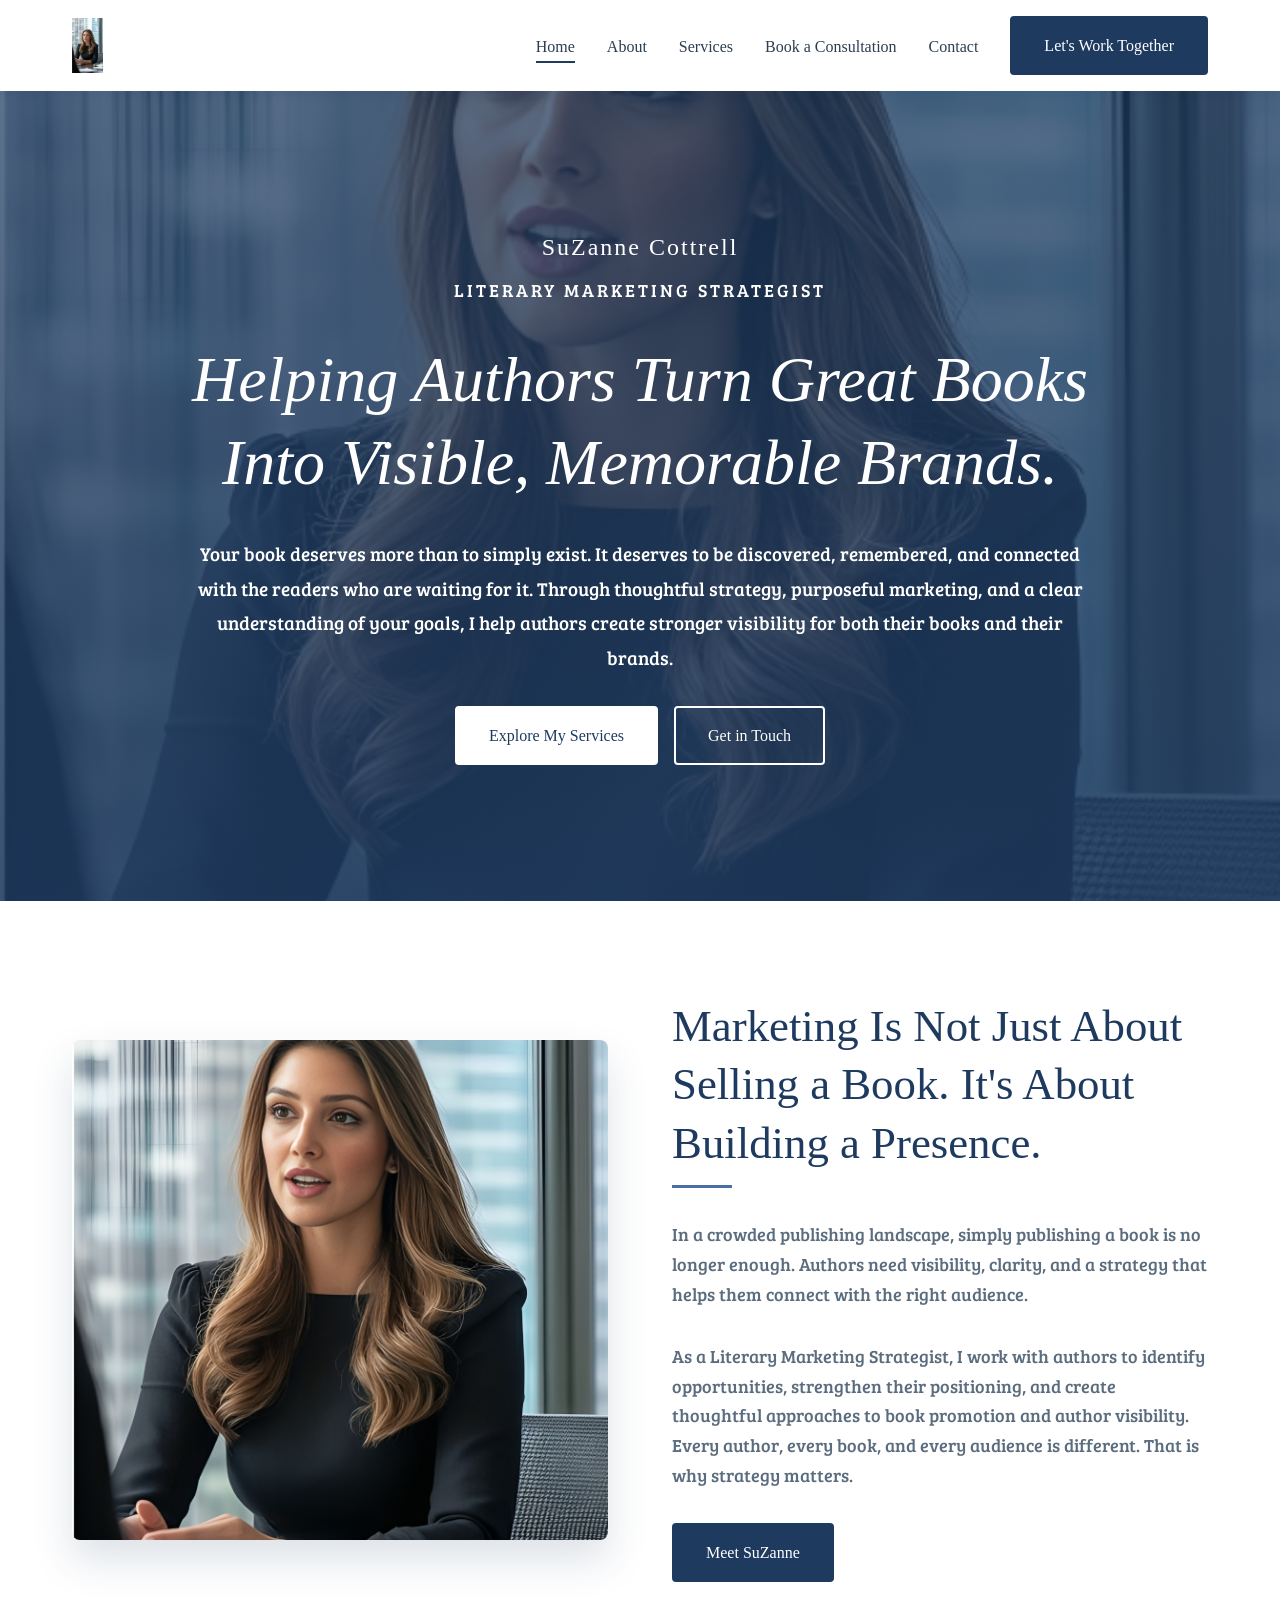
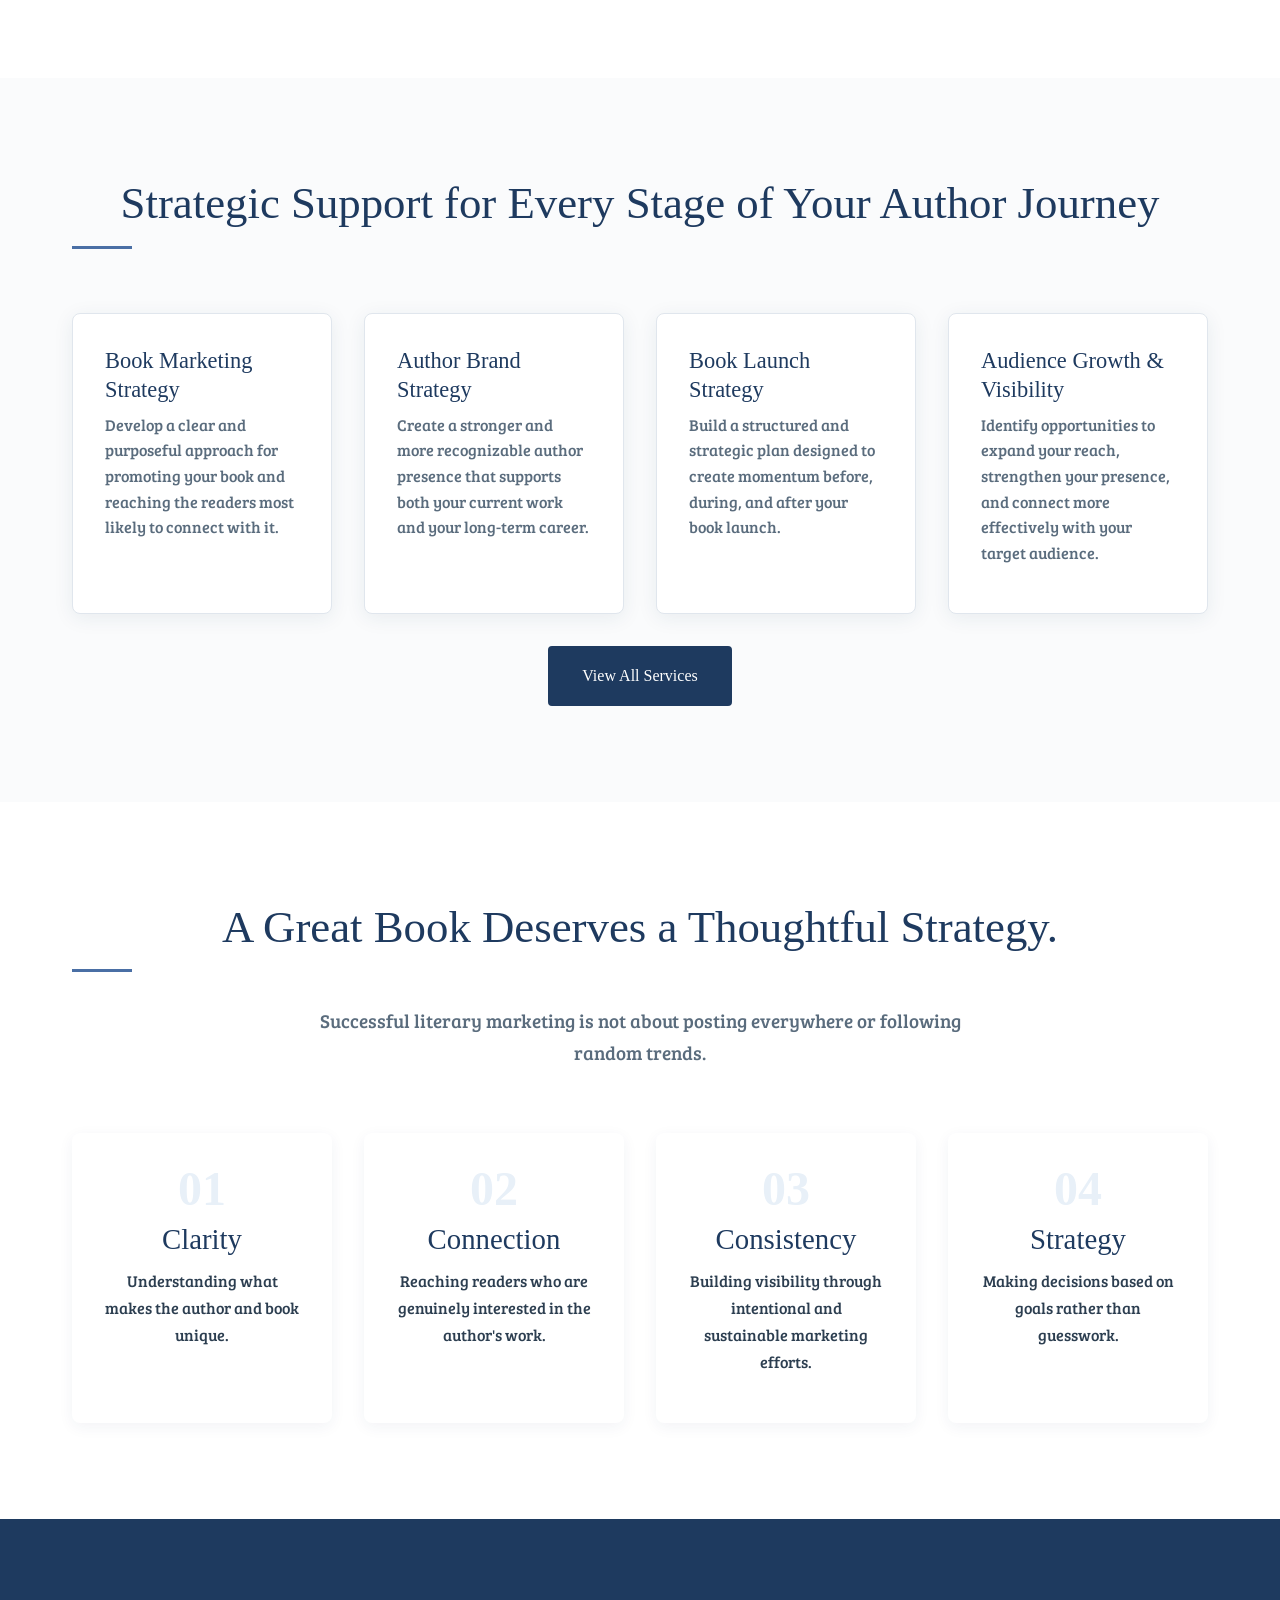
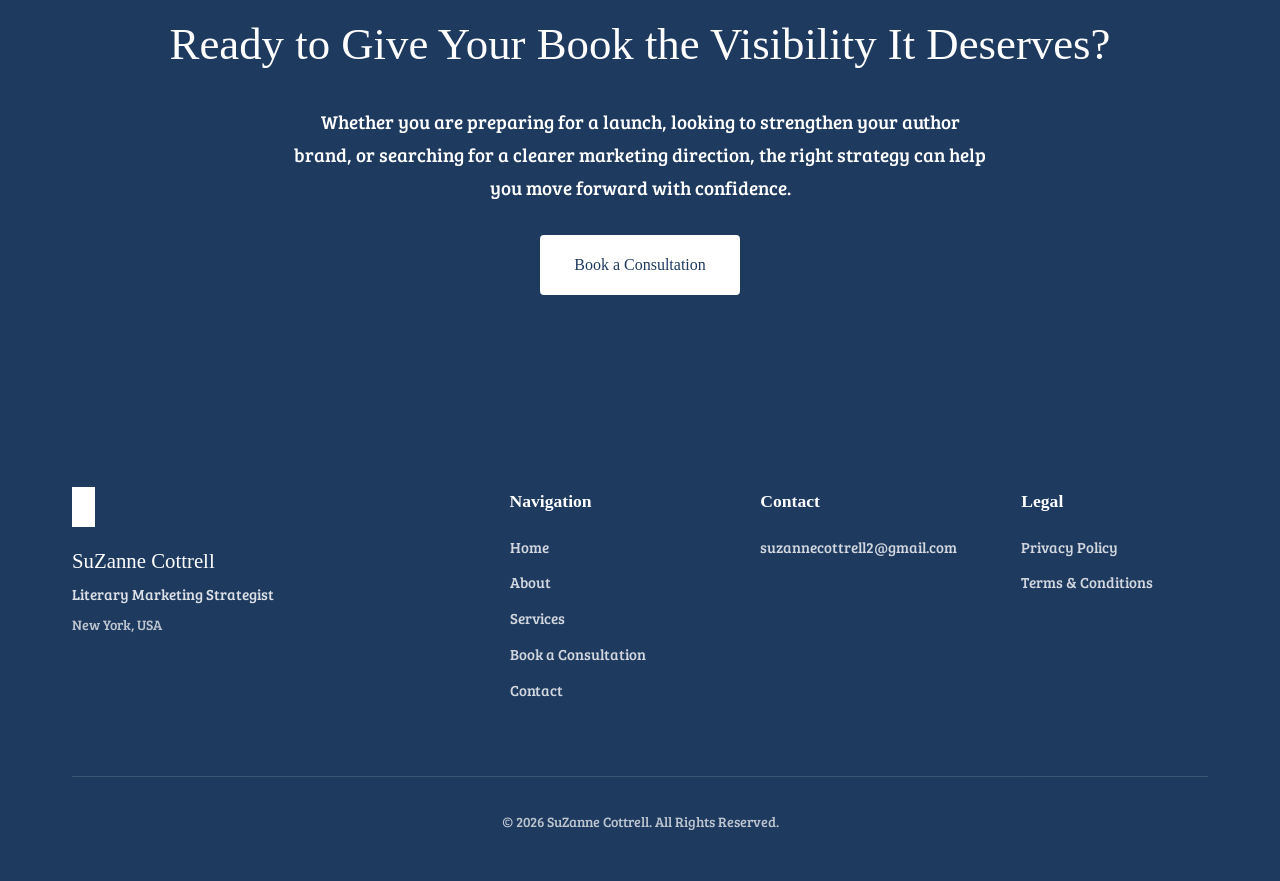
<file: index.html>
<!DOCTYPE html>
<html lang="en">
<head>
<meta charset="UTF-8">
<meta name="viewport" content="width=device-width, initial-scale=1.0">
<meta name="description" content="SuZanne Cottrell is a Literary Marketing Strategist helping authors turn great books into visible, memorable brands.">
<title>SuZanne Cottrell | Literary Marketing Strategist for Authors</title>
<link href="https://fonts.googleapis.com/css2?family=Bree+Serif&display=swap" rel="stylesheet">
<style>
:root {
--primary-blue: #1e3a5f;
--secondary-blue: #4a6fa5;
--light-blue: #e8f0f8;
--white: #ffffff;
--off-white: #fafbfc;
--text-dark: #2c3e50;
--text-light: #5a6c7d;
--border-color: #e0e6ed;
--font-heading: Georgia, 'Times New Roman', serif;
--font-body: 'Bree Serif', Georgia, serif;
--space-xs: 0.5rem;
--space-sm: 1rem;
--space-md: 2rem;
--space-lg: 4rem;
--space-xl: 6rem;
--radius-sm: 4px;
--radius-md: 8px;
}
* { margin: 0; padding: 0; box-sizing: border-box; }
html { scroll-behavior: smooth; }
body { font-family: var(--font-body); color: var(--text-dark); line-height: 1.7; background: var(--white); overflow-x: hidden; }
h1, h2, h3 { font-family: var(--font-heading); font-weight: 400; color: var(--primary-blue); margin-bottom: var(--space-sm); line-height: 1.3; }
h1 { font-size: clamp(2.5rem, 5vw, 4rem); }
h2 { font-size: clamp(1.8rem, 4vw, 2.8rem); }
h3 { font-size: clamp(1.3rem, 3vw, 1.8rem); }
p { margin-bottom: var(--space-sm); }
a { color: var(--secondary-blue); text-decoration: none; transition: 0.2s ease; }
a:hover { color: var(--primary-blue); }
img { max-width: 100%; height: auto; display: block; }
.container { max-width: 1200px; margin: 0 auto; padding: 0 var(--space-md); }
.section { padding: var(--space-xl) 0; }
.bg-light { background: var(--off-white); }
.bg-primary { background: var(--primary-blue); color: var(--white); }
.bg-primary h2 { color: var(--white); }
.text-center { text-align: center; }
.mt-4 { margin-top: var(--space-md); }
.site-header { position: sticky; top: 0; z-index: 1000; background: var(--white); box-shadow: 0 2px 10px rgba(30,58,95,0.1); }
.main-nav { padding: var(--space-sm) 0; }
.nav-container { max-width: 1200px; margin: 0 auto; padding: 0 var(--space-md); display: flex; justify-content: space-between; align-items: center; }
.logo-img { height: 55px; width: auto; max-width: 220px; object-fit: contain; }
.nav-menu { display: flex; align-items: center; gap: var(--space-md); }
.nav-links { display: flex; list-style: none; gap: var(--space-md); }
.nav-link { font-family: var(--font-heading); color: var(--text-dark); position: relative; padding: 0.5rem 0; font-size: 1rem; }
.nav-link::after { content: ''; position: absolute; bottom: 0; left: 0; width: 0; height: 2px; background: var(--primary-blue); transition: 0.4s ease; }
.nav-link:hover::after, .nav-link.active::after { width: 100%; }
.nav-link:hover { color: var(--primary-blue); }
.mobile-menu-toggle { display: none; flex-direction: column; background: none; border: none; cursor: pointer; padding: 0.5rem; z-index: 1001; }
.hamburger-line { width: 25px; height: 2px; background: var(--primary-blue); margin: 3px 0; transition: 0.2s ease; display: block; }
.btn { display: inline-block; padding: 0.875rem 2rem; font-family: var(--font-heading); border: 2px solid transparent; border-radius: var(--radius-sm); cursor: pointer; transition: 0.4s ease; text-decoration: none; font-size: 1rem; }
.btn-primary { background: var(--primary-blue); color: var(--white); border-color: var(--primary-blue); }
.btn-primary:hover { background: var(--secondary-blue); border-color: var(--secondary-blue); color: var(--white); transform: translateY(-2px); box-shadow: 0 4px 12px rgba(30,58,95,0.3); }
.btn-white { background: var(--white); color: var(--primary-blue); border-color: var(--white); }
.btn-white:hover { background: transparent; color: var(--white); transform: translateY(-2px); }
.btn-outline-white { background: transparent; color: var(--white); border-color: var(--white); }
.btn-outline-white:hover { background: var(--white); color: var(--primary-blue); transform: translateY(-2px); }
.hero { min-height: 90vh; background-size: cover; background-position: center; background-repeat: no-repeat; display: flex; align-items: center; justify-content: center; text-align: center; color: var(--white); padding: var(--space-lg) var(--space-md); }
.hero-content { max-width: 900px; }
.hero-name { font-family: var(--font-heading); font-size: 1.5rem; letter-spacing: 2px; margin-bottom: var(--space-xs); opacity: 0.9; }
.hero-title { font-size: 1.1rem; letter-spacing: 3px; text-transform: uppercase; margin-bottom: var(--space-md); opacity: 0.8; }
.hero-headline { color: var(--white); margin-bottom: var(--space-md); font-style: italic; line-height: 1.3; }
.hero-text { font-size: 1.2rem; line-height: 1.8; margin-bottom: var(--space-md); }
.hero-buttons { display: flex; gap: var(--space-sm); justify-content: center; flex-wrap: wrap; }
.two-column { display: grid; grid-template-columns: 1fr 1fr; gap: var(--space-lg); align-items: center; }
.image-wrapper { overflow: hidden; border-radius: var(--radius-md); box-shadow: 0 20px 40px rgba(30,58,95,0.15); }
.profile-image { width: 100%; height: 500px; object-fit: cover; transition: 0.6s ease; display: block; }
.image-wrapper:hover .profile-image { transform: scale(1.05); }
.section-heading { margin-bottom: var(--space-md); position: relative; padding-bottom: var(--space-sm); }
.section-heading::after { content: ''; position: absolute; bottom: 0; left: 0; width: 60px; height: 3px; background: var(--secondary-blue); }
.text-center .section-heading::after { left: 50%; transform: translateX(-50%); }
.section-text { font-size: 1.1rem; color: var(--text-light); margin-bottom: var(--space-md); }
.services-grid { display: grid; grid-template-columns: repeat(auto-fit, minmax(250px, 1fr)); gap: var(--space-md); margin-top: var(--space-lg); }
.service-card { background: var(--white); padding: var(--space-md); border-radius: var(--radius-md); box-shadow: 0 4px 20px rgba(30,58,95,0.08); transition: 0.4s ease; border: 1px solid var(--border-color); }
.service-card:hover { transform: translateY(-5px); box-shadow: 0 12px 30px rgba(30,58,95,0.15); border-color: var(--secondary-blue); }
.service-title { font-size: 1.4rem; margin-bottom: var(--space-xs); color: var(--primary-blue); font-family: var(--font-heading); }
.service-description { color: var(--text-light); line-height: 1.6; }
.principles-grid { display: grid; grid-template-columns: repeat(auto-fit, minmax(220px, 1fr)); gap: var(--space-md); margin-top: var(--space-lg); }
.principle-item { text-align: center; padding: var(--space-md); background: var(--white); border-radius: var(--radius-md); box-shadow: 0 4px 15px rgba(30,58,95,0.06); }
.principle-number { font-family: var(--font-heading); font-size: 3rem; color: var(--light-blue); font-weight: bold; line-height: 1; margin-bottom: var(--space-xs); }
.principle-title { color: var(--primary-blue); margin-bottom: var(--space-xs); font-family: var(--font-heading); }
.cta-section { padding: var(--space-xl) var(--space-md); }
.cta-heading { color: var(--white); margin-bottom: var(--space-md); }
.cta-text { font-size: 1.2rem; max-width: 700px; margin: 0 auto var(--space-md); opacity: 0.9; }
.site-footer { background: var(--primary-blue); color: var(--white); padding: var(--space-xl) 0 var(--space-md); }
.footer-content { display: grid; grid-template-columns: 2fr 1fr 1fr 1fr; gap: var(--space-lg); margin-bottom: var(--space-lg); }
.footer-logo { height: 40px; margin-bottom: var(--space-sm); filter: brightness(0) invert(1); }
.footer-name { font-family: var(--font-heading); font-size: 1.3rem; color: var(--white); margin-bottom: 0.25rem; }
.footer-title { opacity: 0.85; font-size: 0.95rem; margin-bottom: 0.25rem; }
.footer-location { opacity: 0.7; font-size: 0.9rem; }
.site-footer h4 { font-family: var(--font-heading); color: var(--white); margin-bottom: var(--space-sm); font-size: 1.1rem; }
.site-footer ul { list-style: none; }
.site-footer li { margin-bottom: 0.5rem; }
.site-footer a { color: rgba(255,255,255,0.8); font-size: 0.95rem; }
.site-footer a:hover { color: var(--white); }
.footer-bottom { text-align: center; padding-top: var(--space-md); border-top: 1px solid rgba(255,255,255,0.2); opacity: 0.7; font-size: 0.9rem; }
.fade-up { opacity: 0; transform: translateY(30px); transition: opacity 0.6s ease, transform 0.6s ease; }
.fade-up.visible { opacity: 1; transform: translateY(0); }
.section-subheading { font-size: 1.2rem; color: var(--text-light); max-width: 700px; margin: 0 auto var(--space-md); }
@media (max-width: 968px) {
.nav-menu { position: fixed; top: 0; right: -100%; width: 80%; max-width: 400px; height: 100vh; background: var(--white); flex-direction: column; padding: 100px var(--space-md) var(--space-md); transition: 0.4s ease; box-shadow: -5px 0 20px rgba(0,0,0,0.1); align-items: flex-start; gap: var(--space-md); overflow-y: auto; }
.nav-menu.active { right: 0; }
.nav-links { flex-direction: column; width: 100%; gap: var(--space-sm); }
.mobile-menu-toggle { display: flex; }
.two-column { grid-template-columns: 1fr; gap: var(--space-md); }
.footer-content { grid-template-columns: 1fr 1fr; gap: var(--space-md); }
}
@media (max-width: 640px) {
.services-grid, .principles-grid { grid-template-columns: 1fr; }
.footer-content { grid-template-columns: 1fr; text-align: center; }
.footer-logo { margin: 0 auto var(--space-sm); }
.hero-buttons { flex-direction: column; align-items: center; }
.btn { width: 100%; max-width: 300px; text-align: center; }
}
</style>
</head>
<body>

<header class="site-header">
<nav class="main-nav">
<div class="nav-container">
<a href="index.html">
<img src="suzanne.png" alt="SuZanne Cottrell Logo" class="logo-img">
</a>
<button class="mobile-menu-toggle" aria-label="Toggle menu" aria-expanded="false">
<span class="hamburger-line"></span>
<span class="hamburger-line"></span>
<span class="hamburger-line"></span>
</button>
<div class="nav-menu">
<ul class="nav-links">
<li><a href="index.html" class="nav-link active">Home</a></li>
<li><a href="about.html" class="nav-link">About</a></li>
<li><a href="services.html" class="nav-link">Services</a></li>
<li><a href="consultation.html" class="nav-link">Book a Consultation</a></li>
<li><a href="contact.html" class="nav-link">Contact</a></li>
</ul>
<a href="contact.html" class="btn btn-primary">Let's Work Together</a>
</div>
</div>
</nav>
</header>

<main>

<section class="hero" style="background-image: linear-gradient(rgba(30,58,95,0.72), rgba(30,58,95,0.88)), url('suzanne.png');">
<div class="hero-content">
<p class="hero-name fade-up">SuZanne Cottrell</p>
<p class="hero-title fade-up">Literary Marketing Strategist</p>
<h1 class="hero-headline fade-up">Helping Authors Turn Great Books Into Visible, Memorable Brands.</h1>
<p class="hero-text fade-up">Your book deserves more than to simply exist. It deserves to be discovered, remembered, and connected with the readers who are waiting for it. Through thoughtful strategy, purposeful marketing, and a clear understanding of your goals, I help authors create stronger visibility for both their books and their brands.</p>
<div class="hero-buttons fade-up">
<a href="services.html" class="btn btn-white">Explore My Services</a>
<a href="contact.html" class="btn btn-outline-white">Get in Touch</a>
</div>
</div>
</section>

<section class="section">
<div class="container">
<div class="two-column">
<div class="fade-up">
<div class="image-wrapper">
<img src="suzanne.png" alt="SuZanne Cottrell, Literary Marketing Strategist" class="profile-image">
</div>
</div>
<div class="fade-up">
<h2 class="section-heading">Marketing Is Not Just About Selling a Book. It's About Building a Presence.</h2>
<p class="section-text">In a crowded publishing landscape, simply publishing a book is no longer enough. Authors need visibility, clarity, and a strategy that helps them connect with the right audience.</p>
<p class="section-text">As a Literary Marketing Strategist, I work with authors to identify opportunities, strengthen their positioning, and create thoughtful approaches to book promotion and author visibility. Every author, every book, and every audience is different. That is why strategy matters.</p>
<a href="about.html" class="btn btn-primary">Meet SuZanne</a>
</div>
</div>
</div>
</section>

<section class="section bg-light">
<div class="container">
<h2 class="section-heading text-center fade-up">Strategic Support for Every Stage of Your Author Journey</h2>
<div class="services-grid">
<div class="service-card fade-up">
<h3 class="service-title">Book Marketing Strategy</h3>
<p class="service-description">Develop a clear and purposeful approach for promoting your book and reaching the readers most likely to connect with it.</p>
</div>
<div class="service-card fade-up">
<h3 class="service-title">Author Brand Strategy</h3>
<p class="service-description">Create a stronger and more recognizable author presence that supports both your current work and your long-term career.</p>
</div>
<div class="service-card fade-up">
<h3 class="service-title">Book Launch Strategy</h3>
<p class="service-description">Build a structured and strategic plan designed to create momentum before, during, and after your book launch.</p>
</div>
<div class="service-card fade-up">
<h3 class="service-title">Audience Growth & Visibility</h3>
<p class="service-description">Identify opportunities to expand your reach, strengthen your presence, and connect more effectively with your target audience.</p>
</div>
</div>
<div class="text-center mt-4">
<a href="services.html" class="btn btn-primary">View All Services</a>
</div>
</div>
</section>

<section class="section">
<div class="container">
<h2 class="section-heading text-center fade-up">A Great Book Deserves a Thoughtful Strategy.</h2>
<p class="section-subheading text-center fade-up">Successful literary marketing is not about posting everywhere or following random trends.</p>
<div class="principles-grid">
<div class="principle-item fade-up">
<div class="principle-number">01</div>
<h3 class="principle-title">Clarity</h3>
<p>Understanding what makes the author and book unique.</p>
</div>
<div class="principle-item fade-up">
<div class="principle-number">02</div>
<h3 class="principle-title">Connection</h3>
<p>Reaching readers who are genuinely interested in the author's work.</p>
</div>
<div class="principle-item fade-up">
<div class="principle-number">03</div>
<h3 class="principle-title">Consistency</h3>
<p>Building visibility through intentional and sustainable marketing efforts.</p>
</div>
<div class="principle-item fade-up">
<div class="principle-number">04</div>
<h3 class="principle-title">Strategy</h3>
<p>Making decisions based on goals rather than guesswork.</p>
</div>
</div>
</div>
</section>

<section class="section cta-section bg-primary">
<div class="container text-center">
<h2 class="cta-heading fade-up">Ready to Give Your Book the Visibility It Deserves?</h2>
<p class="cta-text fade-up">Whether you are preparing for a launch, looking to strengthen your author brand, or searching for a clearer marketing direction, the right strategy can help you move forward with confidence.</p>
<a href="consultation.html" class="btn btn-white fade-up">Book a Consultation</a>
</div>
</section>

</main>

<footer class="site-footer">
<div class="container">
<div class="footer-content">
<div>
<img src="suzanne.png" alt="SuZanne Cottrell Logo" class="footer-logo">
<p class="footer-name">SuZanne Cottrell</p>
<p class="footer-title">Literary Marketing Strategist</p>
<p class="footer-location">New York, USA</p>
</div>
<div>
<h4>Navigation</h4>
<ul>
<li><a href="index.html">Home</a></li>
<li><a href="about.html">About</a></li>
<li><a href="services.html">Services</a></li>
<li><a href="consultation.html">Book a Consultation</a></li>
<li><a href="contact.html">Contact</a></li>
</ul>
</div>
<div>
<h4>Contact</h4>
<a href="mailto:suzannecottrell2@gmail.com">suzannecottrell2@gmail.com</a>
</div>
<div>
<h4>Legal</h4>
<ul>
<li><a href="privacy-policy.html">Privacy Policy</a></li>
<li><a href="terms.html">Terms & Conditions</a></li>
</ul>
</div>
</div>
<div class="footer-bottom">
<p>&copy; 2026 SuZanne Cottrell. All Rights Reserved.</p>
</div>
</div>
</footer>

<script>
document.addEventListener('DOMContentLoaded', function() {
var menuToggle = document.querySelector('.mobile-menu-toggle');
var navMenu = document.querySelector('.nav-menu');
if (menuToggle && navMenu) {
menuToggle.addEventListener('click', function() {
var isExpanded = this.getAttribute('aria-expanded') === 'true';
this.setAttribute('aria-expanded', String(!isExpanded));
this.classList.toggle('active');
navMenu.classList.toggle('active');
document.body.style.overflow = navMenu.classList.contains('active') ? 'hidden' : '';
});
}
var navLinks = document.querySelectorAll('.nav-link');
navLinks.forEach(function(link) {
link.addEventListener('click', function() {
if (navMenu.classList.contains('active')) {
menuToggle.click();
}
});
});
var observer = new IntersectionObserver(function(entries) {
entries.forEach(function(entry) {
if (entry.isIntersecting) {
entry.target.classList.add('visible');
observer.unobserve(entry.target);
}
});
}, { threshold: 0.1 });
document.querySelectorAll('.fade-up').forEach(function(el) {
observer.observe(el);
});
});
</script>

</body>
</html>
</file>
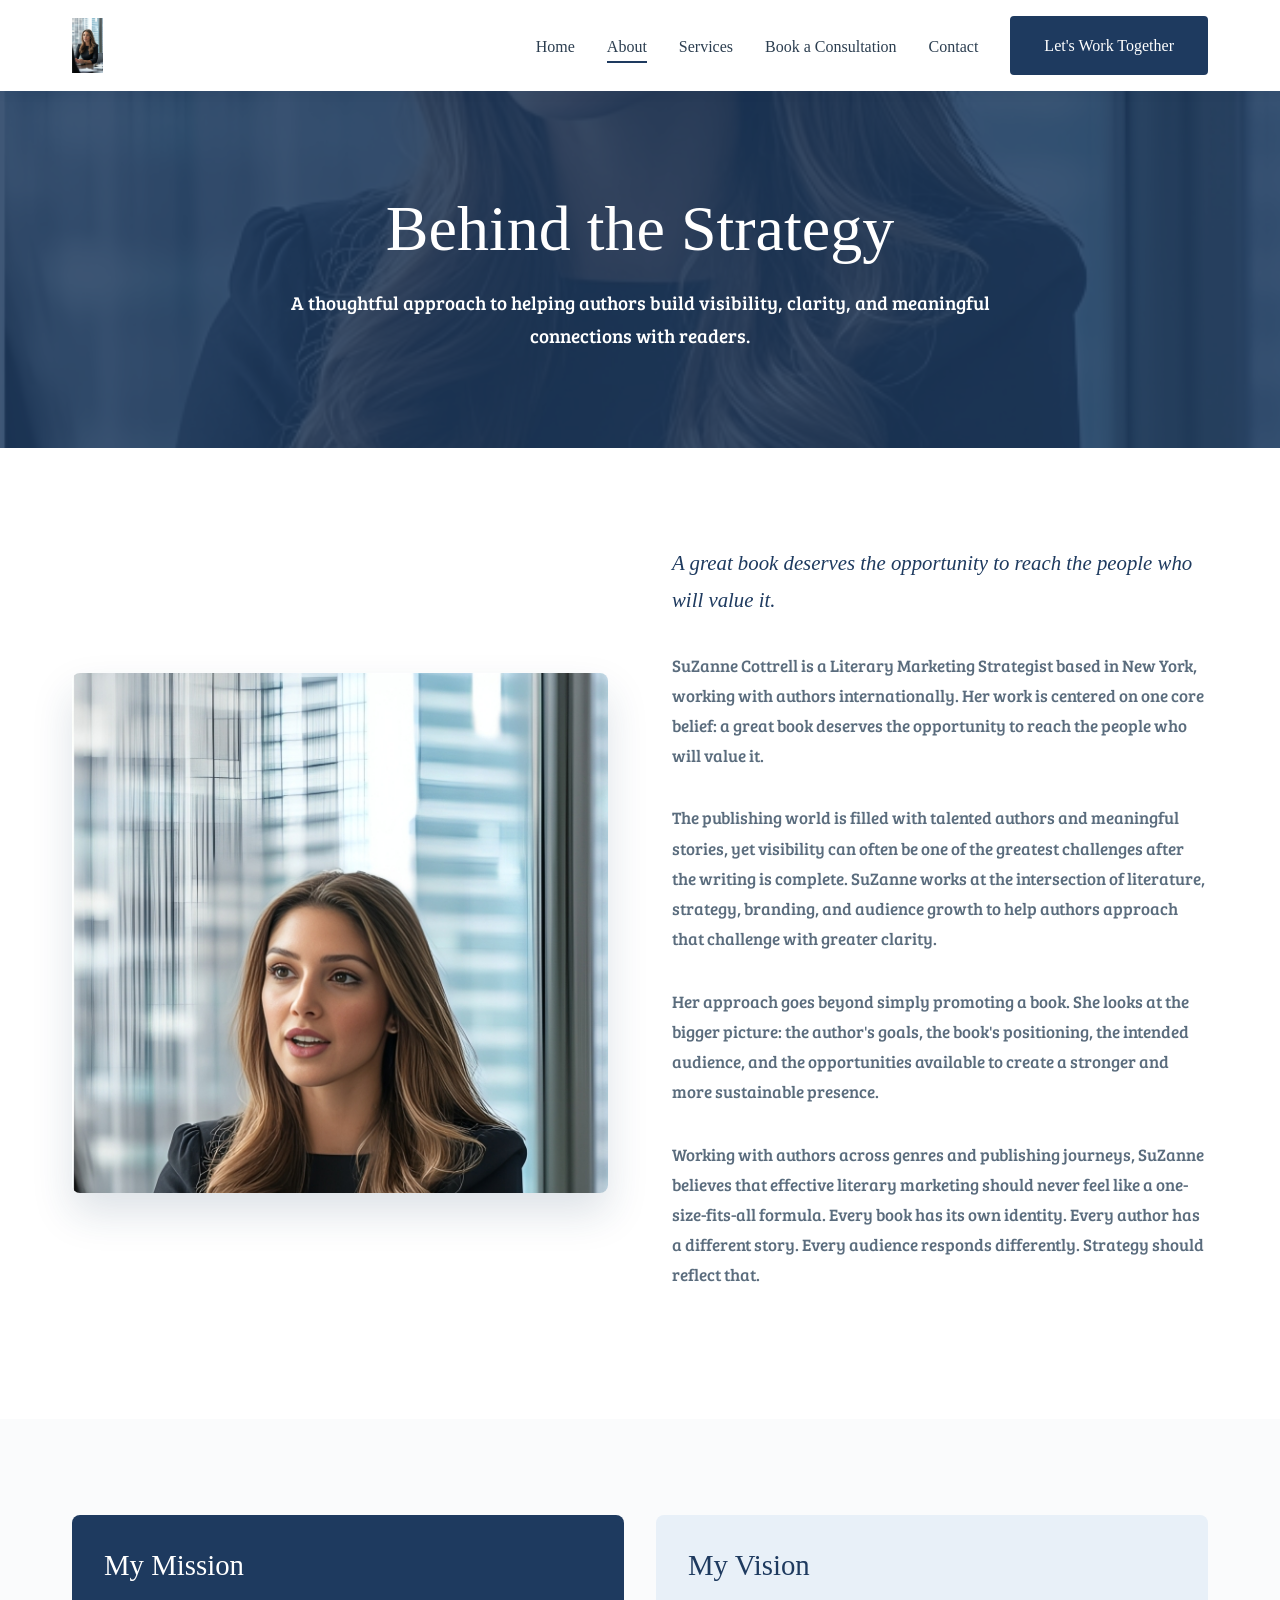
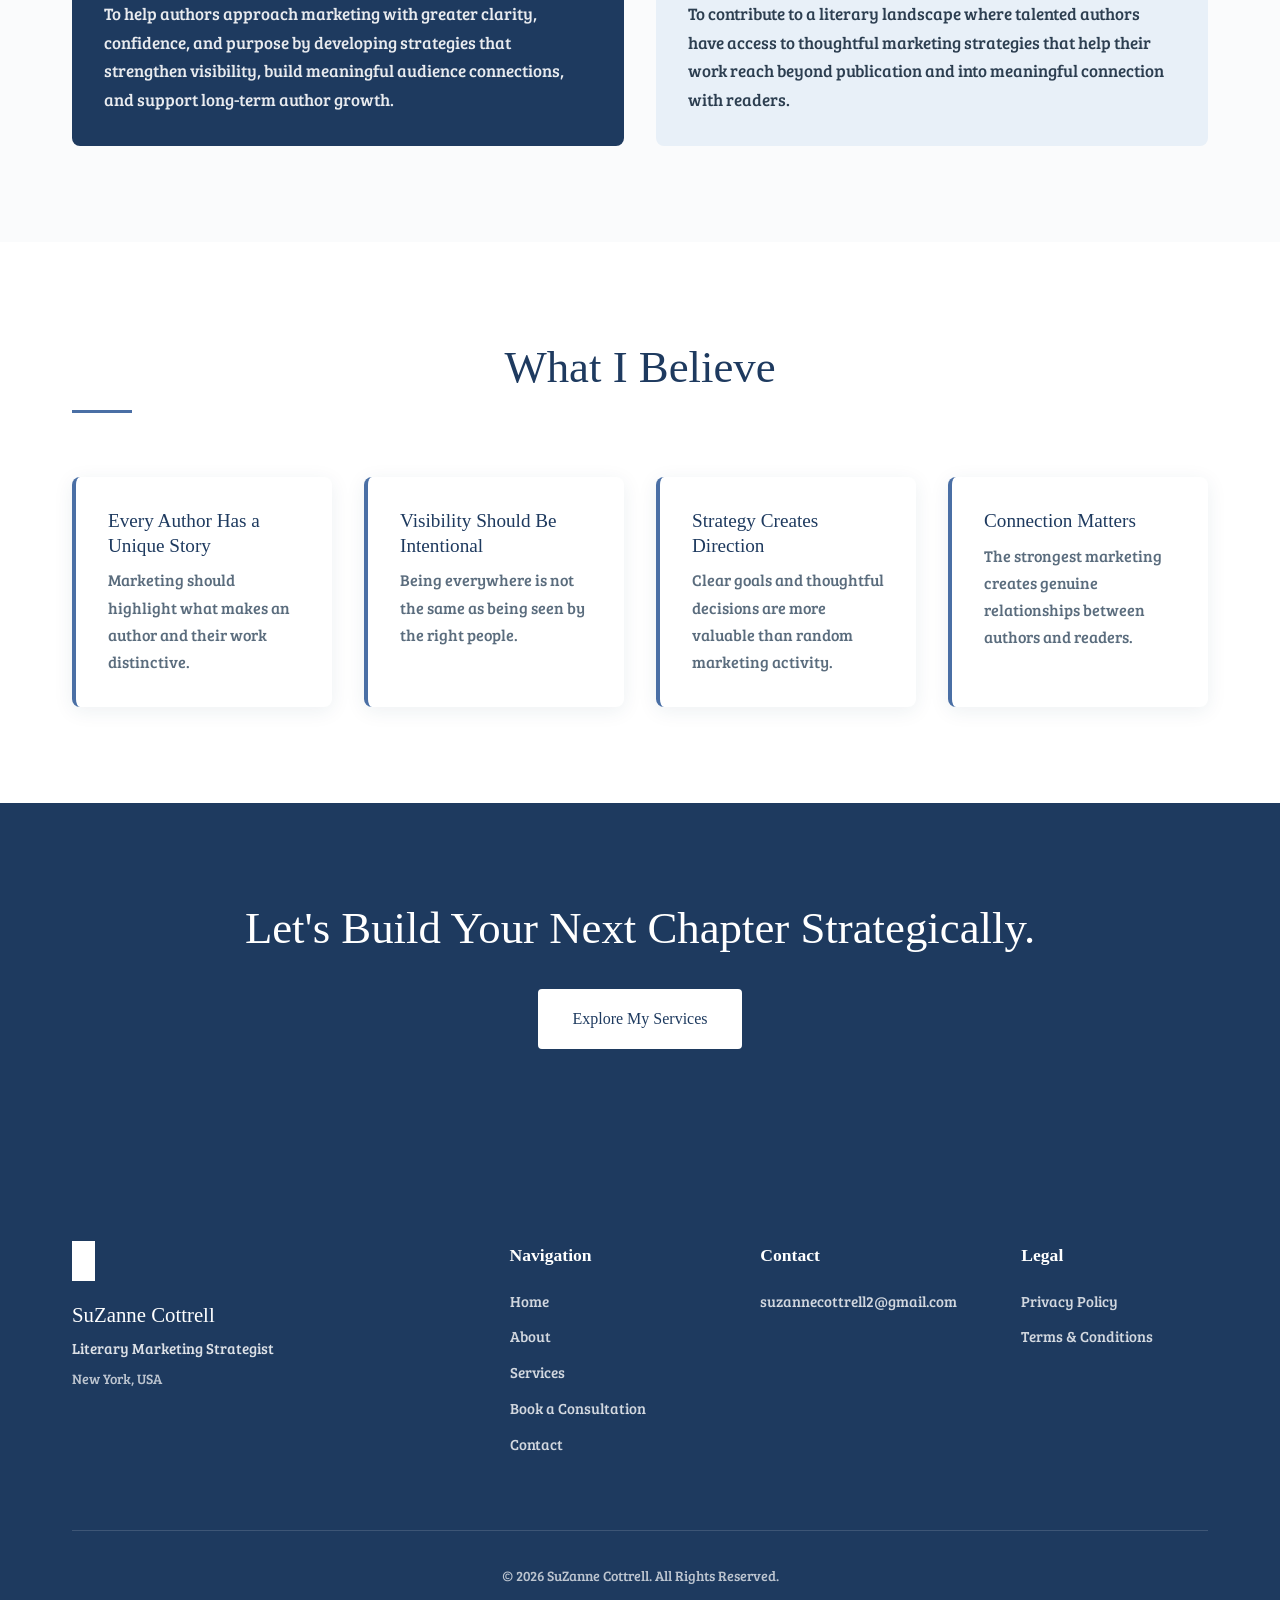
<file: about.html>
<!-- about.html -->
<!DOCTYPE html>
<html lang="en">
<head>
<meta charset="UTF-8">
<meta name="viewport" content="width=device-width, initial-scale=1.0">
<meta name="description" content="Learn about SuZanne Cottrell, Literary Marketing Strategist based in New York, helping authors internationally build visibility and meaningful connections with readers.">
<title>About SuZanne Cottrell | Literary Marketing Strategist</title>
<link href="https://fonts.googleapis.com/css2?family=Bree+Serif&display=swap" rel="stylesheet">
<style>
:root {
--primary-blue: #1e3a5f;
--secondary-blue: #4a6fa5;
--light-blue: #e8f0f8;
--white: #ffffff;
--off-white: #fafbfc;
--text-dark: #2c3e50;
--text-light: #5a6c7d;
--border-color: #e0e6ed;
--font-heading: Georgia, 'Times New Roman', serif;
--font-body: 'Bree Serif', Georgia, serif;
--space-xs: 0.5rem;
--space-sm: 1rem;
--space-md: 2rem;
--space-lg: 4rem;
--space-xl: 6rem;
--radius-sm: 4px;
--radius-md: 8px;
}
* { margin: 0; padding: 0; box-sizing: border-box; }
html { scroll-behavior: smooth; }
body { font-family: var(--font-body); color: var(--text-dark); line-height: 1.7; background: var(--white); overflow-x: hidden; }
h1, h2, h3 { font-family: var(--font-heading); font-weight: 400; color: var(--primary-blue); margin-bottom: var(--space-sm); line-height: 1.3; }
h1 { font-size: clamp(2.5rem, 5vw, 4rem); }
h2 { font-size: clamp(1.8rem, 4vw, 2.8rem); }
h3 { font-size: clamp(1.2rem, 3vw, 1.6rem); }
p { margin-bottom: var(--space-sm); }
a { color: var(--secondary-blue); text-decoration: none; transition: 0.2s ease; }
a:hover { color: var(--primary-blue); }
img { max-width: 100%; height: auto; display: block; }
.container { max-width: 1200px; margin: 0 auto; padding: 0 var(--space-md); }
.container.narrow { max-width: 860px; }
.section { padding: var(--space-xl) 0; }
.bg-light { background: var(--off-white); }
.bg-primary { background: var(--primary-blue); color: var(--white); }
.bg-primary h2 { color: var(--white); }
.text-center { text-align: center; }
.site-header { position: sticky; top: 0; z-index: 1000; background: var(--white); box-shadow: 0 2px 10px rgba(30,58,95,0.1); }
.main-nav { padding: var(--space-sm) 0; }
.nav-container { max-width: 1200px; margin: 0 auto; padding: 0 var(--space-md); display: flex; justify-content: space-between; align-items: center; }
.logo-img { height: 55px; width: auto; max-width: 220px; object-fit: contain; }
.nav-menu { display: flex; align-items: center; gap: var(--space-md); }
.nav-links { display: flex; list-style: none; gap: var(--space-md); }
.nav-link { font-family: var(--font-heading); color: var(--text-dark); position: relative; padding: 0.5rem 0; font-size: 1rem; }
.nav-link::after { content: ''; position: absolute; bottom: 0; left: 0; width: 0; height: 2px; background: var(--primary-blue); transition: 0.4s ease; }
.nav-link:hover::after, .nav-link.active::after { width: 100%; }
.nav-link:hover { color: var(--primary-blue); }
.mobile-menu-toggle { display: none; flex-direction: column; background: none; border: none; cursor: pointer; padding: 0.5rem; z-index: 1001; }
.hamburger-line { width: 25px; height: 2px; background: var(--primary-blue); margin: 3px 0; transition: 0.2s ease; display: block; }
.btn { display: inline-block; padding: 0.875rem 2rem; font-family: var(--font-heading); border: 2px solid transparent; border-radius: var(--radius-sm); cursor: pointer; transition: 0.4s ease; text-decoration: none; font-size: 1rem; }
.btn-primary { background: var(--primary-blue); color: var(--white); border-color: var(--primary-blue); }
.btn-primary:hover { background: var(--secondary-blue); border-color: var(--secondary-blue); color: var(--white); transform: translateY(-2px); box-shadow: 0 4px 12px rgba(30,58,95,0.3); }
.btn-white { background: var(--white); color: var(--primary-blue); border-color: var(--white); }
.btn-white:hover { background: transparent; color: var(--white); transform: translateY(-2px); }
.page-hero { background: var(--primary-blue); padding: var(--space-xl) var(--space-md); text-align: center; position: relative; overflow: hidden; }
.page-hero-bg { position: absolute; top: 0; left: 0; width: 100%; height: 100%; object-fit: cover; opacity: 0.15; }
.page-hero-inner { position: relative; z-index: 2; }
.page-hero h1 { color: var(--white); margin-bottom: var(--space-sm); }
.page-hero-subtitle { font-size: 1.2rem; max-width: 700px; margin: 0 auto; opacity: 0.9; color: var(--white); }
.two-column { display: grid; grid-template-columns: 1fr 1fr; gap: var(--space-lg); align-items: center; }
.image-wrapper { overflow: hidden; border-radius: var(--radius-md); box-shadow: 0 20px 40px rgba(30,58,95,0.15); }
.profile-image { width: 100%; height: 520px; object-fit: cover; object-position: top; transition: 0.6s ease; display: block; }
.image-wrapper:hover .profile-image { transform: scale(1.05); }
.section-heading { margin-bottom: var(--space-md); position: relative; padding-bottom: var(--space-sm); }
.section-heading::after { content: ''; position: absolute; bottom: 0; left: 0; width: 60px; height: 3px; background: var(--secondary-blue); }
.text-center .section-heading::after { left: 50%; transform: translateX(-50%); }
.lead-text { font-size: 1.3rem; line-height: 1.8; color: var(--primary-blue); margin-bottom: var(--space-md); font-family: var(--font-heading); font-style: italic; }
.story-text { font-size: 1.05rem; color: var(--text-light); line-height: 1.8; margin-bottom: var(--space-md); }
.mission-vision-grid { display: grid; grid-template-columns: 1fr 1fr; gap: var(--space-md); }
.mission-box { background: var(--primary-blue); color: var(--white); padding: var(--space-md); border-radius: var(--radius-md); }
.mission-box h2 { color: var(--white); font-size: 1.8rem; }
.mission-box p { opacity: 0.9; font-size: 1.05rem; margin: 0; }
.vision-box { background: var(--light-blue); padding: var(--space-md); border-radius: var(--radius-md); }
.vision-box h2 { font-size: 1.8rem; }
.vision-box p { font-size: 1.05rem; margin: 0; color: var(--text-dark); }
.beliefs-grid { display: grid; grid-template-columns: repeat(auto-fit, minmax(250px, 1fr)); gap: var(--space-md); margin-top: var(--space-lg); }
.belief-card { padding: var(--space-md); border-radius: var(--radius-md); background: var(--white); box-shadow: 0 4px 20px rgba(30,58,95,0.08); border-left: 4px solid var(--secondary-blue); transition: 0.4s ease; }
.belief-card:hover { transform: translateY(-4px); box-shadow: 0 12px 30px rgba(30,58,95,0.13); }
.belief-card h3 { color: var(--primary-blue); margin-bottom: var(--space-xs); font-size: 1.2rem; }
.belief-card p { color: var(--text-light); margin: 0; }
.cta-section { padding: var(--space-xl) var(--space-md); text-align: center; }
.cta-heading { color: var(--white); margin-bottom: var(--space-md); }
.site-footer { background: var(--primary-blue); color: var(--white); padding: var(--space-xl) 0 var(--space-md); }
.footer-content { display: grid; grid-template-columns: 2fr 1fr 1fr 1fr; gap: var(--space-lg); margin-bottom: var(--space-lg); }
.footer-logo { height: 40px; margin-bottom: var(--space-sm); filter: brightness(0) invert(1); }
.footer-name { font-family: var(--font-heading); font-size: 1.3rem; color: var(--white); margin-bottom: 0.25rem; }
.footer-title { opacity: 0.85; font-size: 0.95rem; margin-bottom: 0.25rem; }
.footer-location { opacity: 0.7; font-size: 0.9rem; }
.site-footer h4 { font-family: var(--font-heading); color: var(--white); margin-bottom: var(--space-sm); font-size: 1.1rem; }
.site-footer ul { list-style: none; }
.site-footer li { margin-bottom: 0.5rem; }
.site-footer a { color: rgba(255,255,255,0.8); font-size: 0.95rem; }
.site-footer a:hover { color: var(--white); }
.footer-bottom { text-align: center; padding-top: var(--space-md); border-top: 1px solid rgba(255,255,255,0.2); opacity: 0.7; font-size: 0.9rem; }
.fade-up { opacity: 0; transform: translateY(30px); transition: opacity 0.6s ease, transform 0.6s ease; }
.fade-up.visible { opacity: 1; transform: translateY(0); }
@media (max-width: 968px) {
.nav-menu { position: fixed; top: 0; right: -100%; width: 80%; max-width: 400px; height: 100vh; background: var(--white); flex-direction: column; padding: 100px var(--space-md) var(--space-md); transition: 0.4s ease; box-shadow: -5px 0 20px rgba(0,0,0,0.1); align-items: flex-start; gap: var(--space-md); overflow-y: auto; }
.nav-menu.active { right: 0; }
.nav-links { flex-direction: column; width: 100%; gap: var(--space-sm); }
.mobile-menu-toggle { display: flex; }
.mobile-menu-toggle.active .hamburger-line:nth-child(1) { transform: rotate(45deg) translate(5px, 5px); }
.mobile-menu-toggle.active .hamburger-line:nth-child(2) { opacity: 0; }
.mobile-menu-toggle.active .hamburger-line:nth-child(3) { transform: rotate(-45deg) translate(7px, -6px); }
.two-column { grid-template-columns: 1fr; gap: var(--space-md); }
.mission-vision-grid { grid-template-columns: 1fr; }
.footer-content { grid-template-columns: 1fr 1fr; gap: var(--space-md); }
}
@media (max-width: 640px) {
.beliefs-grid { grid-template-columns: 1fr; }
.footer-content { grid-template-columns: 1fr; text-align: center; }
.footer-logo { margin: 0 auto var(--space-sm); }
.btn { width: 100%; max-width: 300px; text-align: center; display: block; margin: 0 auto; }
.profile-image { height: 350px; }
}
</style>
</head>
<body>

<header class="site-header">
<nav class="main-nav">
<div class="nav-container">
<a href="index.html"><img src="suzanne.png" alt="SuZanne Cottrell Logo" class="logo-img"></a>
<button class="mobile-menu-toggle" aria-label="Toggle menu" aria-expanded="false">
<span class="hamburger-line"></span>
<span class="hamburger-line"></span>
<span class="hamburger-line"></span>
</button>
<div class="nav-menu">
<ul class="nav-links">
<li><a href="index.html" class="nav-link">Home</a></li>
<li><a href="about.html" class="nav-link active">About</a></li>
<li><a href="services.html" class="nav-link">Services</a></li>
<li><a href="consultation.html" class="nav-link">Book a Consultation</a></li>
<li><a href="contact.html" class="nav-link">Contact</a></li>
</ul>
<a href="contact.html" class="btn btn-primary">Let's Work Together</a>
</div>
</div>
</nav>
</header>

<main>

<section class="page-hero">
<img src="suzanne.png" alt="" class="page-hero-bg">
<div class="page-hero-inner">
<h1 class="fade-up">Behind the Strategy</h1>
<p class="page-hero-subtitle fade-up">A thoughtful approach to helping authors build visibility, clarity, and meaningful connections with readers.</p>
</div>
</section>

<section class="section">
<div class="container">
<div class="two-column">
<div class="fade-up">
<div class="image-wrapper">
<img src="suzanne.png" alt="SuZanne Cottrell, Literary Marketing Strategist" class="profile-image">
</div>
</div>
<div class="fade-up">
<p class="lead-text">A great book deserves the opportunity to reach the people who will value it.</p>
<p class="story-text">SuZanne Cottrell is a Literary Marketing Strategist based in New York, working with authors internationally. Her work is centered on one core belief: a great book deserves the opportunity to reach the people who will value it.</p>
<p class="story-text">The publishing world is filled with talented authors and meaningful stories, yet visibility can often be one of the greatest challenges after the writing is complete. SuZanne works at the intersection of literature, strategy, branding, and audience growth to help authors approach that challenge with greater clarity.</p>
<p class="story-text">Her approach goes beyond simply promoting a book. She looks at the bigger picture: the author's goals, the book's positioning, the intended audience, and the opportunities available to create a stronger and more sustainable presence.</p>
<p class="story-text">Working with authors across genres and publishing journeys, SuZanne believes that effective literary marketing should never feel like a one-size-fits-all formula. Every book has its own identity. Every author has a different story. Every audience responds differently. Strategy should reflect that.</p>
</div>
</div>
</div>
</section>

<section class="section bg-light">
<div class="container">
<div class="mission-vision-grid">
<div class="mission-box fade-up">
<h2>My Mission</h2>
<p>To help authors approach marketing with greater clarity, confidence, and purpose by developing strategies that strengthen visibility, build meaningful audience connections, and support long-term author growth.</p>
</div>
<div class="vision-box fade-up">
<h2>My Vision</h2>
<p>To contribute to a literary landscape where talented authors have access to thoughtful marketing strategies that help their work reach beyond publication and into meaningful connection with readers.</p>
</div>
</div>
</div>
</section>

<section class="section">
<div class="container">
<h2 class="section-heading text-center fade-up">What I Believe</h2>
<div class="beliefs-grid">
<div class="belief-card fade-up">
<h3>Every Author Has a Unique Story</h3>
<p>Marketing should highlight what makes an author and their work distinctive.</p>
</div>
<div class="belief-card fade-up">
<h3>Visibility Should Be Intentional</h3>
<p>Being everywhere is not the same as being seen by the right people.</p>
</div>
<div class="belief-card fade-up">
<h3>Strategy Creates Direction</h3>
<p>Clear goals and thoughtful decisions are more valuable than random marketing activity.</p>
</div>
<div class="belief-card fade-up">
<h3>Connection Matters</h3>
<p>The strongest marketing creates genuine relationships between authors and readers.</p>
</div>
</div>
</div>
</section>

<section class="section cta-section bg-primary">
<div class="container">
<h2 class="cta-heading fade-up">Let's Build Your Next Chapter Strategically.</h2>
<a href="services.html" class="btn btn-white fade-up">Explore My Services</a>
</div>
</section>

</main>

<footer class="site-footer">
<div class="container">
<div class="footer-content">
<div>
<img src="suzanne.png" alt="SuZanne Cottrell" class="footer-logo">
<p class="footer-name">SuZanne Cottrell</p>
<p class="footer-title">Literary Marketing Strategist</p>
<p class="footer-location">New York, USA</p>
</div>
<div>
<h4>Navigation</h4>
<ul>
<li><a href="index.html">Home</a></li>
<li><a href="about.html">About</a></li>
<li><a href="services.html">Services</a></li>
<li><a href="consultation.html">Book a Consultation</a></li>
<li><a href="contact.html">Contact</a></li>
</ul>
</div>
<div>
<h4>Contact</h4>
<a href="mailto:suzannecottrell2@gmail.com">suzannecottrell2@gmail.com</a>
</div>
<div>
<h4>Legal</h4>
<ul>
<li><a href="privacy-policy.html">Privacy Policy</a></li>
<li><a href="terms.html">Terms & Conditions</a></li>
</ul>
</div>
</div>
<div class="footer-bottom"><p>&copy; 2026 SuZanne Cottrell. All Rights Reserved.</p></div>
</div>
</footer>

<script>
document.addEventListener('DOMContentLoaded', function() {
var menuToggle = document.querySelector('.mobile-menu-toggle');
var navMenu = document.querySelector('.nav-menu');
if (menuToggle && navMenu) {
menuToggle.addEventListener('click', function() {
var isExpanded = this.getAttribute('aria-expanded') === 'true';
this.setAttribute('aria-expanded', String(!isExpanded));
this.classList.toggle('active');
navMenu.classList.toggle('active');
document.body.style.overflow = navMenu.classList.contains('active') ? 'hidden' : '';
});
}
document.querySelectorAll('.nav-link').forEach(function(link) {
link.addEventListener('click', function() { if (navMenu.classList.contains('active')) { menuToggle.click(); } });
});
var observer = new IntersectionObserver(function(entries) {
entries.forEach(function(entry) {
if (entry.isIntersecting) { entry.target.classList.add('visible'); observer.unobserve(entry.target); }
});
}, { threshold: 0.1 });
document.querySelectorAll('.fade-up').forEach(function(el) { observer.observe(el); });
});
</script>
</body>
</html>
</file>
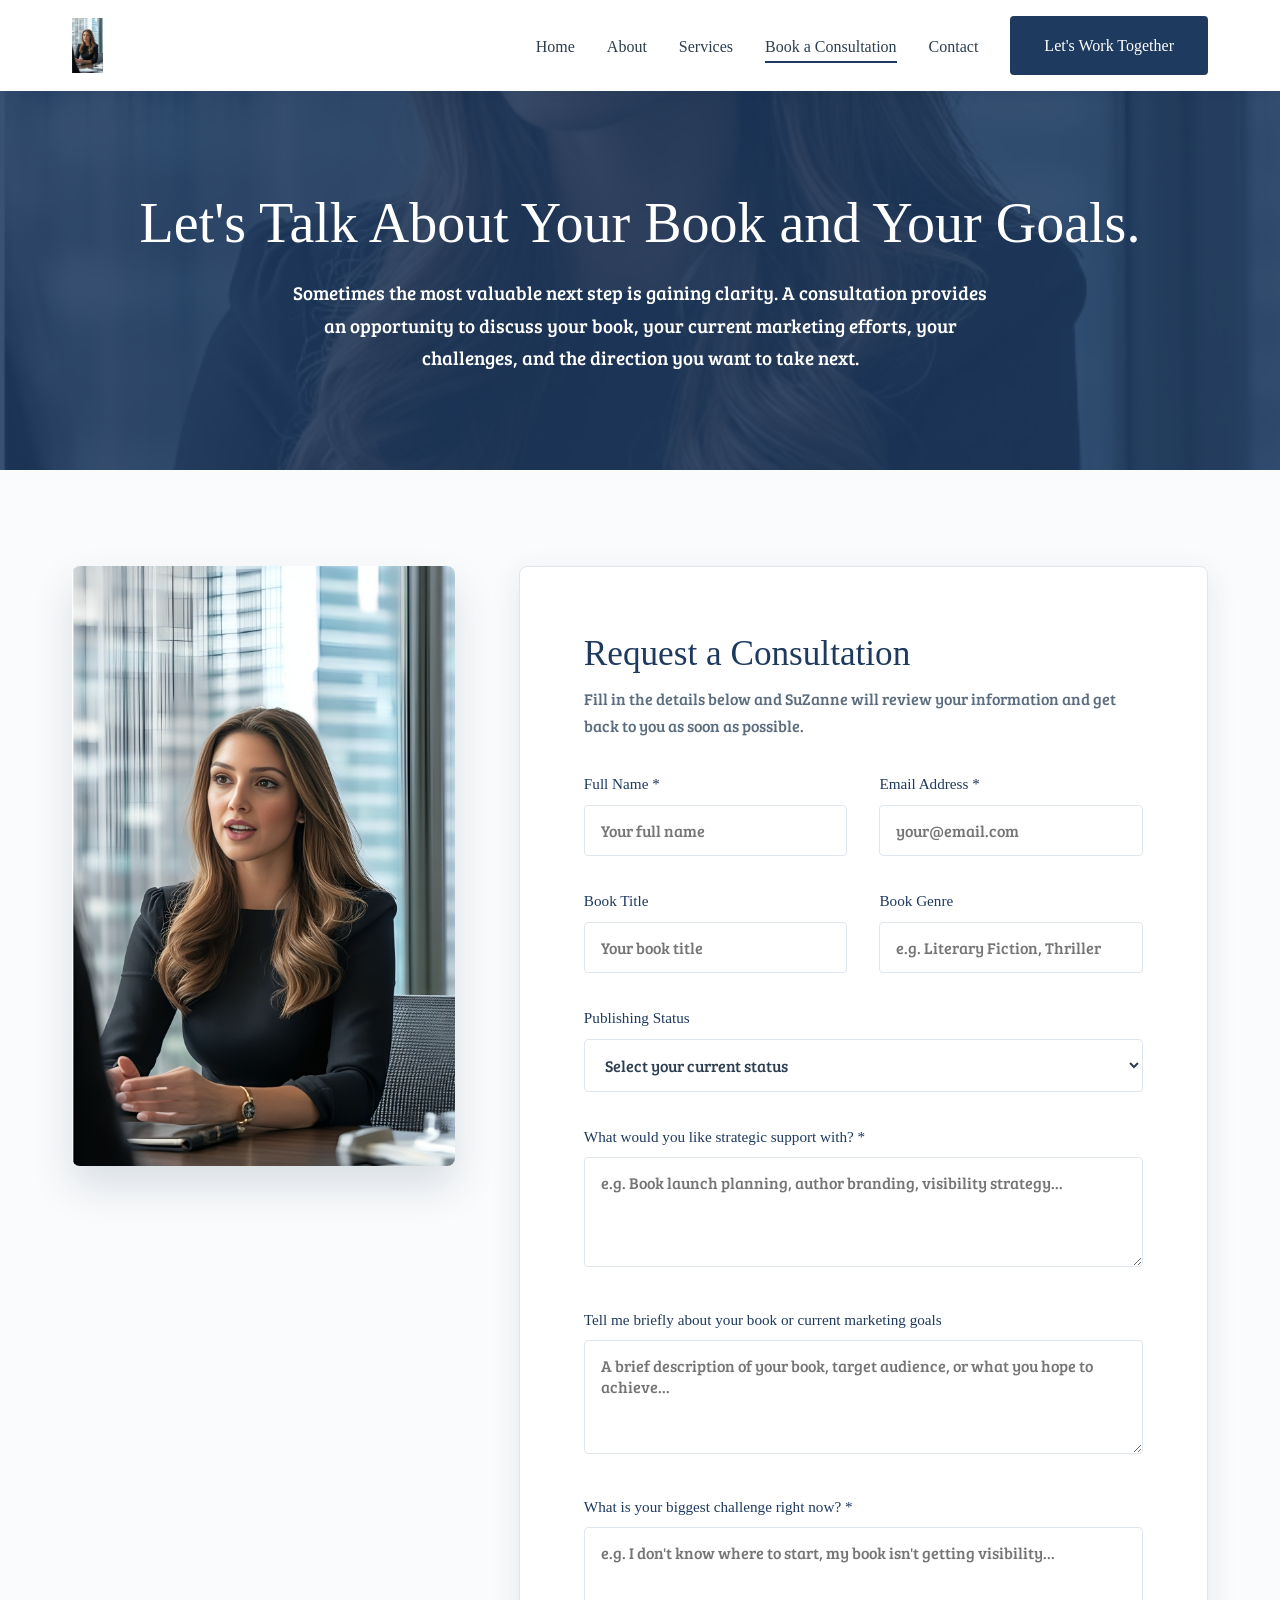
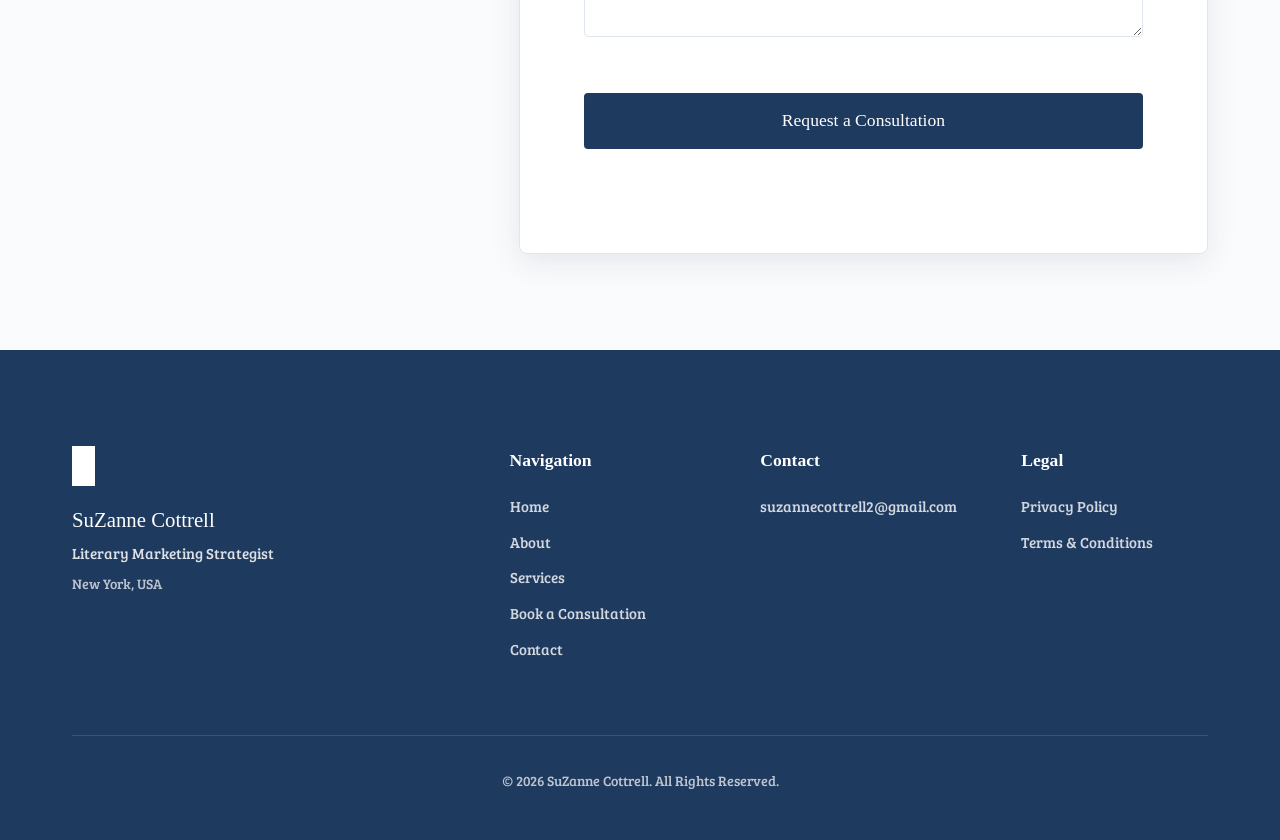
<file: consultation.html>
<!-- consultation.html -->
<!DOCTYPE html>
<html lang="en">
<head>
<meta charset="UTF-8">
<meta name="viewport" content="width=device-width, initial-scale=1.0">
<meta name="description" content="Book a literary marketing consultation with SuZanne Cottrell. Discuss your book, marketing challenges, and strategic goals.">
<title>Book a Literary Marketing Consultation | SuZanne Cottrell</title>
<link href="https://fonts.googleapis.com/css2?family=Bree+Serif&display=swap" rel="stylesheet">
<style>
:root {
--primary-blue: #1e3a5f;
--secondary-blue: #4a6fa5;
--light-blue: #e8f0f8;
--white: #ffffff;
--off-white: #fafbfc;
--text-dark: #2c3e50;
--text-light: #5a6c7d;
--border-color: #e0e6ed;
--font-heading: Georgia, 'Times New Roman', serif;
--font-body: 'Bree Serif', Georgia, serif;
--space-xs: 0.5rem;
--space-sm: 1rem;
--space-md: 2rem;
--space-lg: 4rem;
--space-xl: 6rem;
--radius-sm: 4px;
--radius-md: 8px;
}
* { margin: 0; padding: 0; box-sizing: border-box; }
html { scroll-behavior: smooth; }
body { font-family: var(--font-body); color: var(--text-dark); line-height: 1.7; background: var(--white); overflow-x: hidden; }
h1, h2, h3 { font-family: var(--font-heading); font-weight: 400; color: var(--primary-blue); margin-bottom: var(--space-sm); line-height: 1.3; }
h1 { font-size: clamp(2.2rem, 5vw, 3.5rem); }
h2 { font-size: clamp(1.6rem, 4vw, 2.2rem); }
p { margin-bottom: var(--space-sm); }
a { color: var(--secondary-blue); text-decoration: none; transition: 0.2s ease; }
a:hover { color: var(--primary-blue); }
img { max-width: 100%; height: auto; display: block; }
.container { max-width: 1200px; margin: 0 auto; padding: 0 var(--space-md); }
.section { padding: var(--space-xl) 0; }
.bg-light { background: var(--off-white); }
.site-header { position: sticky; top: 0; z-index: 1000; background: var(--white); box-shadow: 0 2px 10px rgba(30,58,95,0.1); }
.main-nav { padding: var(--space-sm) 0; }
.nav-container { max-width: 1200px; margin: 0 auto; padding: 0 var(--space-md); display: flex; justify-content: space-between; align-items: center; }
.logo-img { height: 55px; width: auto; max-width: 220px; object-fit: contain; }
.nav-menu { display: flex; align-items: center; gap: var(--space-md); }
.nav-links { display: flex; list-style: none; gap: var(--space-md); }
.nav-link { font-family: var(--font-heading); color: var(--text-dark); position: relative; padding: 0.5rem 0; font-size: 1rem; }
.nav-link::after { content: ''; position: absolute; bottom: 0; left: 0; width: 0; height: 2px; background: var(--primary-blue); transition: 0.4s ease; }
.nav-link:hover::after, .nav-link.active::after { width: 100%; }
.nav-link:hover { color: var(--primary-blue); }
.mobile-menu-toggle { display: none; flex-direction: column; background: none; border: none; cursor: pointer; padding: 0.5rem; z-index: 1001; }
.hamburger-line { width: 25px; height: 2px; background: var(--primary-blue); margin: 3px 0; transition: 0.2s ease; display: block; }
.btn { display: inline-block; padding: 0.875rem 2rem; font-family: var(--font-heading); border: 2px solid transparent; border-radius: var(--radius-sm); cursor: pointer; transition: 0.4s ease; text-decoration: none; font-size: 1rem; }
.btn-primary { background: var(--primary-blue); color: var(--white); border-color: var(--primary-blue); }
.btn-primary:hover { background: var(--secondary-blue); border-color: var(--secondary-blue); color: var(--white); transform: translateY(-2px); }
.page-hero { background: var(--primary-blue); padding: var(--space-xl) var(--space-md); text-align: center; position: relative; overflow: hidden; }
.page-hero-bg { position: absolute; top: 0; left: 0; width: 100%; height: 100%; object-fit: cover; opacity: 0.12; }
.page-hero-inner { position: relative; z-index: 2; }
.page-hero h1 { color: var(--white); margin-bottom: var(--space-sm); }
.page-hero-subtitle { font-size: 1.2rem; max-width: 700px; margin: 0 auto; opacity: 0.9; color: var(--white); }
.consultation-layout { display: grid; grid-template-columns: 1fr 1.8fr; gap: var(--space-lg); align-items: start; }
.consult-image-wrapper { overflow: hidden; border-radius: var(--radius-md); box-shadow: 0 20px 40px rgba(30,58,95,0.15); position: sticky; top: 100px; }
.consult-image { width: 100%; height: 600px; object-fit: cover; object-position: top; display: block; transition: 0.6s ease; }
.consult-image-wrapper:hover .consult-image { transform: scale(1.03); }
.form-wrapper { background: var(--white); padding: var(--space-lg); border-radius: var(--radius-md); box-shadow: 0 8px 30px rgba(30,58,95,0.1); border: 1px solid var(--border-color); }
.form-wrapper h2 { color: var(--primary-blue); margin-bottom: 0.5rem; }
.form-intro { color: var(--text-light); margin-bottom: var(--space-md); }
.form-group { margin-bottom: var(--space-md); }
.form-group label { display: block; font-family: var(--font-heading); color: var(--primary-blue); margin-bottom: 0.5rem; font-size: 0.95rem; }
.form-group input, .form-group select, .form-group textarea { width: 100%; padding: 0.875rem 1rem; border: 1px solid var(--border-color); border-radius: var(--radius-sm); font-family: var(--font-body); font-size: 1rem; color: var(--text-dark); background: var(--white); transition: 0.2s ease; }
.form-group input:focus, .form-group select:focus, .form-group textarea:focus { outline: none; border-color: var(--secondary-blue); box-shadow: 0 0 0 3px rgba(74,111,165,0.12); }
.form-group textarea { resize: vertical; min-height: 110px; }
.form-row { display: grid; grid-template-columns: 1fr 1fr; gap: var(--space-md); }
.btn-submit { width: 100%; padding: 1.1rem; font-size: 1.1rem; background: var(--primary-blue); color: var(--white); border: none; border-radius: var(--radius-sm); font-family: var(--font-heading); cursor: pointer; transition: 0.4s ease; margin-top: var(--space-sm); }
.btn-submit:hover { background: var(--secondary-blue); transform: translateY(-2px); }
.btn-submit:disabled { opacity: 0.6; cursor: not-allowed; transform: none; }
.form-status { margin-top: var(--space-sm); font-size: 0.95rem; min-height: 1.5rem; }
.form-status.sending { color: var(--secondary-blue); }
.form-status.error { color: #c0392b; }
.success-message { display: none; text-align: center; padding: var(--space-lg); }
.success-message h3 { color: var(--primary-blue); margin-bottom: var(--space-sm); font-size: 2rem; }
.success-message p { color: var(--text-light); font-size: 1.1rem; margin-bottom: var(--space-md); }
.site-footer { background: var(--primary-blue); color: var(--white); padding: var(--space-xl) 0 var(--space-md); }
.footer-content { display: grid; grid-template-columns: 2fr 1fr 1fr 1fr; gap: var(--space-lg); margin-bottom: var(--space-lg); }
.footer-logo { height: 40px; margin-bottom: var(--space-sm); filter: brightness(0) invert(1); }
.footer-name { font-family: var(--font-heading); font-size: 1.3rem; color: var(--white); margin-bottom: 0.25rem; }
.footer-title { opacity: 0.85; font-size: 0.95rem; margin-bottom: 0.25rem; }
.footer-location { opacity: 0.7; font-size: 0.9rem; }
.site-footer h4 { font-family: var(--font-heading); color: var(--white); margin-bottom: var(--space-sm); font-size: 1.1rem; }
.site-footer ul { list-style: none; }
.site-footer li { margin-bottom: 0.5rem; }
.site-footer a { color: rgba(255,255,255,0.8); font-size: 0.95rem; }
.site-footer a:hover { color: var(--white); }
.footer-bottom { text-align: center; padding-top: var(--space-md); border-top: 1px solid rgba(255,255,255,0.2); opacity: 0.7; font-size: 0.9rem; }
.fade-up { opacity: 0; transform: translateY(30px); transition: opacity 0.6s ease, transform 0.6s ease; }
.fade-up.visible { opacity: 1; transform: translateY(0); }
@media (max-width: 968px) {
.nav-menu { position: fixed; top: 0; right: -100%; width: 80%; max-width: 400px; height: 100vh; background: var(--white); flex-direction: column; padding: 100px var(--space-md) var(--space-md); transition: 0.4s ease; box-shadow: -5px 0 20px rgba(0,0,0,0.1); align-items: flex-start; gap: var(--space-md); overflow-y: auto; }
.nav-menu.active { right: 0; }
.nav-links { flex-direction: column; width: 100%; gap: var(--space-sm); }
.mobile-menu-toggle { display: flex; }
.mobile-menu-toggle.active .hamburger-line:nth-child(1) { transform: rotate(45deg) translate(5px, 5px); }
.mobile-menu-toggle.active .hamburger-line:nth-child(2) { opacity: 0; }
.mobile-menu-toggle.active .hamburger-line:nth-child(3) { transform: rotate(-45deg) translate(7px, -6px); }
.consultation-layout { grid-template-columns: 1fr; }
.consult-image-wrapper { position: static; }
.consult-image { height: 380px; }
.footer-content { grid-template-columns: 1fr 1fr; gap: var(--space-md); }
}
@media (max-width: 640px) {
.form-row { grid-template-columns: 1fr; }
.footer-content { grid-template-columns: 1fr; text-align: center; }
.footer-logo { margin: 0 auto var(--space-sm); }
.form-wrapper { padding: var(--space-md); }
}
</style>
</head>
<body>

<header class="site-header">
<nav class="main-nav">
<div class="nav-container">
<a href="index.html"><img src="suzanne.png" alt="SuZanne Cottrell Logo" class="logo-img"></a>
<button class="mobile-menu-toggle" aria-label="Toggle menu" aria-expanded="false">
<span class="hamburger-line"></span>
<span class="hamburger-line"></span>
<span class="hamburger-line"></span>
</button>
<div class="nav-menu">
<ul class="nav-links">
<li><a href="index.html" class="nav-link">Home</a></li>
<li><a href="about.html" class="nav-link">About</a></li>
<li><a href="services.html" class="nav-link">Services</a></li>
<li><a href="consultation.html" class="nav-link active">Book a Consultation</a></li>
<li><a href="contact.html" class="nav-link">Contact</a></li>
</ul>
<a href="contact.html" class="btn btn-primary">Let's Work Together</a>
</div>
</div>
</nav>
</header>

<main>

<section class="page-hero">
<img src="suzanne.png" alt="" class="page-hero-bg">
<div class="page-hero-inner">
<h1 class="fade-up">Let's Talk About Your Book and Your Goals.</h1>
<p class="page-hero-subtitle fade-up">Sometimes the most valuable next step is gaining clarity. A consultation provides an opportunity to discuss your book, your current marketing efforts, your challenges, and the direction you want to take next.</p>
</div>
</section>

<section class="section bg-light">
<div class="container">
<div class="consultation-layout">
<div class="fade-up">
<div class="consult-image-wrapper">
<img src="suzanne.png" alt="SuZanne Cottrell Literary Marketing Strategist" class="consult-image">
</div>
</div>
<div class="fade-up">
<div class="form-wrapper">
<h2>Request a Consultation</h2>
<p class="form-intro">Fill in the details below and SuZanne will review your information and get back to you as soon as possible.</p>
<form id="consultationForm" action="https://formspree.io/f/xbgrvrna" method="POST">
<div class="form-row">
<div class="form-group">
<label for="consultName">Full Name *</label>
<input type="text" id="consultName" name="name" required placeholder="Your full name">
</div>
<div class="form-group">
<label for="consultEmail">Email Address *</label>
<input type="email" id="consultEmail" name="email" required placeholder="your@email.com">
</div>
</div>
<div class="form-row">
<div class="form-group">
<label for="bookTitle">Book Title</label>
<input type="text" id="bookTitle" name="book_title" placeholder="Your book title">
</div>
<div class="form-group">
<label for="bookGenre">Book Genre</label>
<input type="text" id="bookGenre" name="book_genre" placeholder="e.g. Literary Fiction, Thriller">
</div>
</div>
<div class="form-group">
<label for="publishingStatus">Publishing Status</label>
<select id="publishingStatus" name="publishing_status">
<option value="">Select your current status</option>
<option value="writing">Currently Writing</option>
<option value="editing">Editing / Pre-publication</option>
<option value="querying">Querying Agents</option>
<option value="contract">Under Contract</option>
<option value="self-pub-preparing">Preparing to Self-Publish</option>
<option value="recently-published">Recently Published</option>
<option value="previously-published">Previously Published</option>
</select>
</div>
<div class="form-group">
<label for="supportNeeded">What would you like strategic support with? *</label>
<textarea id="supportNeeded" name="support_needed" rows="3" required placeholder="e.g. Book launch planning, author branding, visibility strategy..."></textarea>
</div>
<div class="form-group">
<label for="bookDescription">Tell me briefly about your book or current marketing goals</label>
<textarea id="bookDescription" name="book_description" rows="4" placeholder="A brief description of your book, target audience, or what you hope to achieve..."></textarea>
</div>
<div class="form-group">
<label for="biggestChallenge">What is your biggest challenge right now? *</label>
<textarea id="biggestChallenge" name="biggest_challenge" rows="3" required placeholder="e.g. I don't know where to start, my book isn't getting visibility..."></textarea>
</div>
<button type="submit" class="btn-submit" id="consultSubmitBtn">Request a Consultation</button>
<div class="form-status" id="consultFormStatus"></div>
</form>
<div class="success-message" id="consultSuccess">
<h3>Thank You</h3>
<p>Your consultation request has been received. SuZanne will review your information and get back to you as soon as possible.</p>
<a href="index.html" class="btn btn-primary">Return to Home</a>
</div>
</div>
</div>
</div>
</div>
</section>

</main>

<footer class="site-footer">
<div class="container">
<div class="footer-content">
<div>
<img src="suzanne.png" alt="SuZanne Cottrell" class="footer-logo">
<p class="footer-name">SuZanne Cottrell</p>
<p class="footer-title">Literary Marketing Strategist</p>
<p class="footer-location">New York, USA</p>
</div>
<div><h4>Navigation</h4><ul>
<li><a href="index.html">Home</a></li>
<li><a href="about.html">About</a></li>
<li><a href="services.html">Services</a></li>
<li><a href="consultation.html">Book a Consultation</a></li>
<li><a href="contact.html">Contact</a></li>
</ul></div>
<div><h4>Contact</h4><a href="mailto:suzannecottrell2@gmail.com">suzannecottrell2@gmail.com</a></div>
<div><h4>Legal</h4><ul>
<li><a href="privacy-policy.html">Privacy Policy</a></li>
<li><a href="terms.html">Terms & Conditions</a></li>
</ul></div>
</div>
<div class="footer-bottom"><p>&copy; 2026 SuZanne Cottrell. All Rights Reserved.</p></div>
</div>
</footer>

<script>
document.addEventListener('DOMContentLoaded', function() {
var menuToggle = document.querySelector('.mobile-menu-toggle');
var navMenu = document.querySelector('.nav-menu');
if (menuToggle && navMenu) {
menuToggle.addEventListener('click', function() {
var isExpanded = this.getAttribute('aria-expanded') === 'true';
this.setAttribute('aria-expanded', String(!isExpanded));
this.classList.toggle('active');
navMenu.classList.toggle('active');
document.body.style.overflow = navMenu.classList.contains('active') ? 'hidden' : '';
});
}
document.querySelectorAll('.nav-link').forEach(function(link) {
link.addEventListener('click', function() { if (navMenu.classList.contains('active')) { menuToggle.click(); } });
});
var observer = new IntersectionObserver(function(entries) {
entries.forEach(function(entry) { if (entry.isIntersecting) { entry.target.classList.add('visible'); observer.unobserve(entry.target); } });
}, { threshold: 0.1 });
document.querySelectorAll('.fade-up').forEach(function(el) { observer.observe(el); });
var consultForm = document.getElementById('consultationForm');
var consultBtn = document.getElementById('consultSubmitBtn');
var consultStatus = document.getElementById('consultFormStatus');
var consultSuccess = document.getElementById('consultSuccess');
if (consultForm) {
consultForm.addEventListener('submit', function(e) {
e.preventDefault();
consultBtn.disabled = true;
consultBtn.textContent = 'Sending...';
consultStatus.textContent = 'Sending your request...';
consultStatus.className = 'form-status sending';
fetch(consultForm.action, { method: 'POST', body: new FormData(consultForm), headers: { 'Accept': 'application/json' } })
.then(function(r) {
if (r.ok) { consultForm.style.display = 'none'; consultSuccess.style.display = 'block'; }
else { throw new Error('error'); }
})
.catch(function() {
consultStatus.textContent = 'Something went wrong. Please email suzannecottrell2@gmail.com directly.';
consultStatus.className = 'form-status error';
consultBtn.disabled = false;
consultBtn.textContent = 'Request a Consultation';
});
});
}
});
</script>
</body>
</html>
</file>
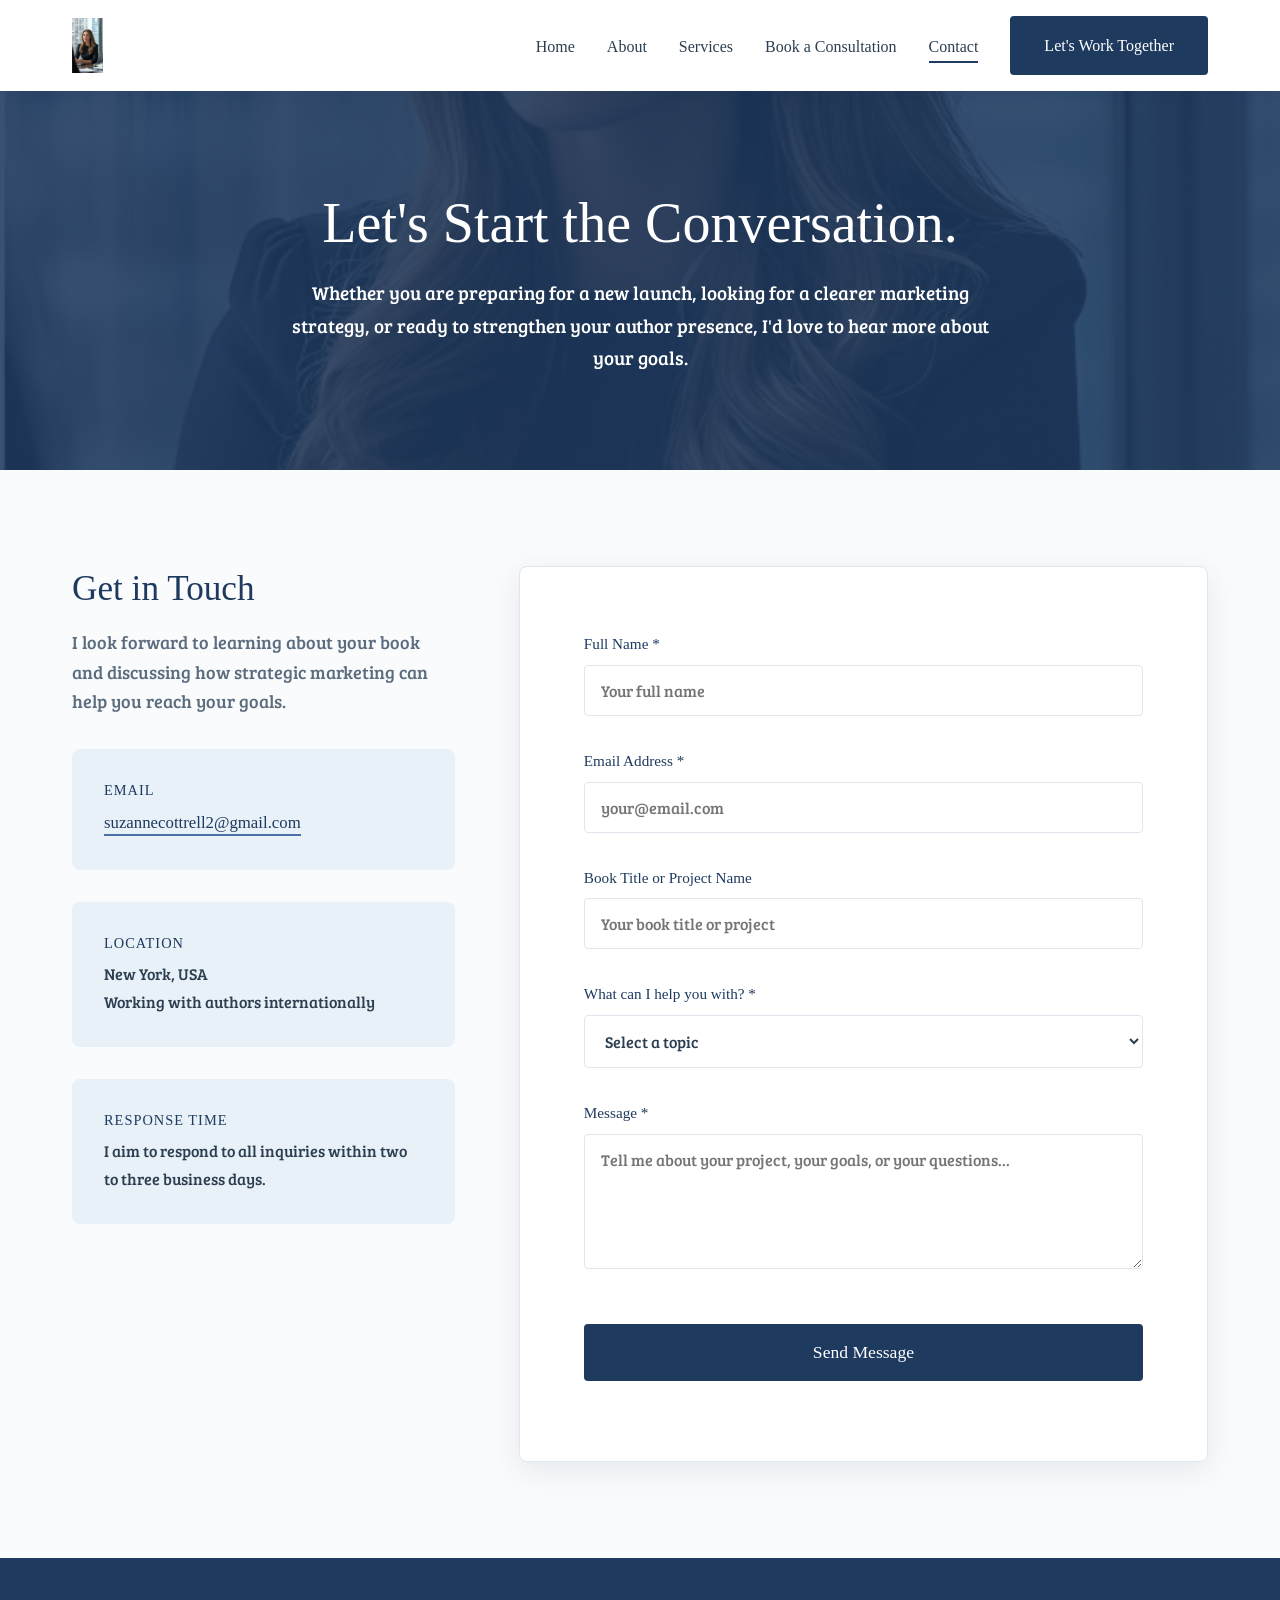
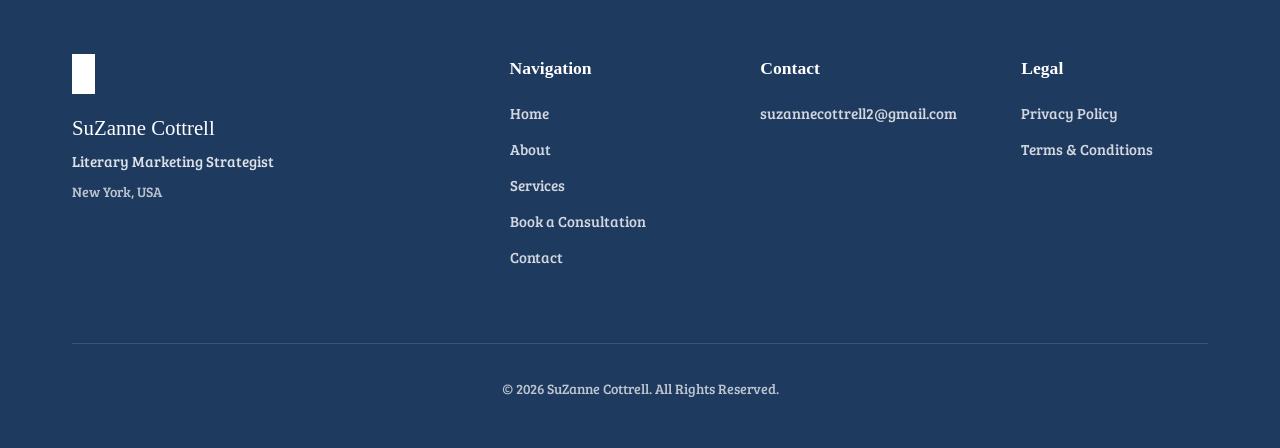
<file: contact.html>
<!-- contact.html -->
<!DOCTYPE html>
<html lang="en">
<head>
<meta charset="UTF-8">
<meta name="viewport" content="width=device-width, initial-scale=1.0">
<meta name="description" content="Contact SuZanne Cottrell, Literary Marketing Strategist. Reach out to discuss your book marketing goals and author branding needs.">
<title>Contact SuZanne Cottrell | Literary Marketing Strategist</title>
<link href="https://fonts.googleapis.com/css2?family=Bree+Serif&display=swap" rel="stylesheet">
<style>
:root {
--primary-blue: #1e3a5f;
--secondary-blue: #4a6fa5;
--light-blue: #e8f0f8;
--white: #ffffff;
--off-white: #fafbfc;
--text-dark: #2c3e50;
--text-light: #5a6c7d;
--border-color: #e0e6ed;
--font-heading: Georgia, 'Times New Roman', serif;
--font-body: 'Bree Serif', Georgia, serif;
--space-xs: 0.5rem;
--space-sm: 1rem;
--space-md: 2rem;
--space-lg: 4rem;
--space-xl: 6rem;
--radius-sm: 4px;
--radius-md: 8px;
}
* { margin: 0; padding: 0; box-sizing: border-box; }
html { scroll-behavior: smooth; }
body { font-family: var(--font-body); color: var(--text-dark); line-height: 1.7; background: var(--white); overflow-x: hidden; }
h1, h2, h3 { font-family: var(--font-heading); font-weight: 400; color: var(--primary-blue); margin-bottom: var(--space-sm); line-height: 1.3; }
h1 { font-size: clamp(2.2rem, 5vw, 3.5rem); }
h2 { font-size: clamp(1.6rem, 4vw, 2.2rem); }
p { margin-bottom: var(--space-sm); }
a { color: var(--secondary-blue); text-decoration: none; transition: 0.2s ease; }
a:hover { color: var(--primary-blue); }
img { max-width: 100%; height: auto; display: block; }
.container { max-width: 1200px; margin: 0 auto; padding: 0 var(--space-md); }
.section { padding: var(--space-xl) 0; }
.bg-light { background: var(--off-white); }
.site-header { position: sticky; top: 0; z-index: 1000; background: var(--white); box-shadow: 0 2px 10px rgba(30,58,95,0.1); }
.main-nav { padding: var(--space-sm) 0; }
.nav-container { max-width: 1200px; margin: 0 auto; padding: 0 var(--space-md); display: flex; justify-content: space-between; align-items: center; }
.logo-img { height: 55px; width: auto; max-width: 220px; object-fit: contain; }
.nav-menu { display: flex; align-items: center; gap: var(--space-md); }
.nav-links { display: flex; list-style: none; gap: var(--space-md); }
.nav-link { font-family: var(--font-heading); color: var(--text-dark); position: relative; padding: 0.5rem 0; font-size: 1rem; }
.nav-link::after { content: ''; position: absolute; bottom: 0; left: 0; width: 0; height: 2px; background: var(--primary-blue); transition: 0.4s ease; }
.nav-link:hover::after, .nav-link.active::after { width: 100%; }
.nav-link:hover { color: var(--primary-blue); }
.mobile-menu-toggle { display: none; flex-direction: column; background: none; border: none; cursor: pointer; padding: 0.5rem; z-index: 1001; }
.hamburger-line { width: 25px; height: 2px; background: var(--primary-blue); margin: 3px 0; transition: 0.2s ease; display: block; }
.btn { display: inline-block; padding: 0.875rem 2rem; font-family: var(--font-heading); border: 2px solid transparent; border-radius: var(--radius-sm); cursor: pointer; transition: 0.4s ease; text-decoration: none; font-size: 1rem; }
.btn-primary { background: var(--primary-blue); color: var(--white); border-color: var(--primary-blue); }
.btn-primary:hover { background: var(--secondary-blue); border-color: var(--secondary-blue); color: var(--white); transform: translateY(-2px); }
.page-hero { background: var(--primary-blue); padding: var(--space-xl) var(--space-md); text-align: center; position: relative; overflow: hidden; }
.page-hero-bg { position: absolute; top: 0; left: 0; width: 100%; height: 100%; object-fit: cover; opacity: 0.12; }
.page-hero-inner { position: relative; z-index: 2; }
.page-hero h1 { color: var(--white); margin-bottom: var(--space-sm); }
.page-hero-subtitle { font-size: 1.2rem; max-width: 700px; margin: 0 auto; opacity: 0.9; color: var(--white); }
.contact-layout { display: grid; grid-template-columns: 1fr 1.8fr; gap: var(--space-lg); align-items: start; }
.contact-info { position: sticky; top: 100px; }
.contact-info h2 { color: var(--primary-blue); margin-bottom: var(--space-sm); }
.contact-intro { font-size: 1.1rem; color: var(--text-light); margin-bottom: var(--space-md); }
.contact-detail-block { margin-bottom: var(--space-md); padding: var(--space-md); background: var(--light-blue); border-radius: var(--radius-md); }
.contact-detail-block h3 { font-size: 0.9rem; color: var(--primary-blue); margin-bottom: 0.5rem; text-transform: uppercase; letter-spacing: 1px; }
.email-link { font-size: 1.05rem; color: var(--primary-blue); font-family: var(--font-heading); border-bottom: 2px solid var(--secondary-blue); padding-bottom: 2px; }
.email-link:hover { color: var(--secondary-blue); }
.form-wrapper { background: var(--white); padding: var(--space-lg); border-radius: var(--radius-md); box-shadow: 0 8px 30px rgba(30,58,95,0.1); border: 1px solid var(--border-color); }
.form-group { margin-bottom: var(--space-md); }
.form-group label { display: block; font-family: var(--font-heading); color: var(--primary-blue); margin-bottom: 0.5rem; font-size: 0.95rem; }
.form-group input, .form-group select, .form-group textarea { width: 100%; padding: 0.875rem 1rem; border: 1px solid var(--border-color); border-radius: var(--radius-sm); font-family: var(--font-body); font-size: 1rem; color: var(--text-dark); background: var(--white); transition: 0.2s ease; }
.form-group input:focus, .form-group select:focus, .form-group textarea:focus { outline: none; border-color: var(--secondary-blue); box-shadow: 0 0 0 3px rgba(74,111,165,0.12); }
.form-group textarea { resize: vertical; min-height: 130px; }
.btn-submit { width: 100%; padding: 1.1rem; font-size: 1.1rem; background: var(--primary-blue); color: var(--white); border: none; border-radius: var(--radius-sm); font-family: var(--font-heading); cursor: pointer; transition: 0.4s ease; margin-top: var(--space-sm); }
.btn-submit:hover { background: var(--secondary-blue); transform: translateY(-2px); }
.btn-submit:disabled { opacity: 0.6; cursor: not-allowed; transform: none; }
.form-status { margin-top: var(--space-sm); font-size: 0.95rem; }
.form-status.sending { color: var(--secondary-blue); }
.form-status.error { color: #c0392b; }
.success-message { display: none; text-align: center; padding: var(--space-lg); }
.success-message h3 { color: var(--primary-blue); margin-bottom: var(--space-sm); font-size: 2rem; }
.success-message p { color: var(--text-light); font-size: 1.1rem; margin-bottom: var(--space-md); }
.site-footer { background: var(--primary-blue); color: var(--white); padding: var(--space-xl) 0 var(--space-md); }
.footer-content { display: grid; grid-template-columns: 2fr 1fr 1fr 1fr; gap: var(--space-lg); margin-bottom: var(--space-lg); }
.footer-logo { height: 40px; margin-bottom: var(--space-sm); filter: brightness(0) invert(1); }
.footer-name { font-family: var(--font-heading); font-size: 1.3rem; color: var(--white); margin-bottom: 0.25rem; }
.footer-title { opacity: 0.85; font-size: 0.95rem; margin-bottom: 0.25rem; }
.footer-location { opacity: 0.7; font-size: 0.9rem; }
.site-footer h4 { font-family: var(--font-heading); color: var(--white); margin-bottom: var(--space-sm); font-size: 1.1rem; }
.site-footer ul { list-style: none; }
.site-footer li { margin-bottom: 0.5rem; }
.site-footer a { color: rgba(255,255,255,0.8); font-size: 0.95rem; }
.site-footer a:hover { color: var(--white); }
.footer-bottom { text-align: center; padding-top: var(--space-md); border-top: 1px solid rgba(255,255,255,0.2); opacity: 0.7; font-size: 0.9rem; }
.fade-up { opacity: 0; transform: translateY(30px); transition: opacity 0.6s ease, transform 0.6s ease; }
.fade-up.visible { opacity: 1; transform: translateY(0); }
@media (max-width: 968px) {
.nav-menu { position: fixed; top: 0; right: -100%; width: 80%; max-width: 400px; height: 100vh; background: var(--white); flex-direction: column; padding: 100px var(--space-md) var(--space-md); transition: 0.4s ease; box-shadow: -5px 0 20px rgba(0,0,0,0.1); align-items: flex-start; gap: var(--space-md); overflow-y: auto; }
.nav-menu.active { right: 0; }
.nav-links { flex-direction: column; width: 100%; gap: var(--space-sm); }
.mobile-menu-toggle { display: flex; }
.mobile-menu-toggle.active .hamburger-line:nth-child(1) { transform: rotate(45deg) translate(5px, 5px); }
.mobile-menu-toggle.active .hamburger-line:nth-child(2) { opacity: 0; }
.mobile-menu-toggle.active .hamburger-line:nth-child(3) { transform: rotate(-45deg) translate(7px, -6px); }
.contact-layout { grid-template-columns: 1fr; }
.contact-info { position: static; }
.footer-content { grid-template-columns: 1fr 1fr; gap: var(--space-md); }
}
@media (max-width: 640px) {
.footer-content { grid-template-columns: 1fr; text-align: center; }
.footer-logo { margin: 0 auto var(--space-sm); }
.form-wrapper { padding: var(--space-md); }
}
</style>
</head>
<body>

<header class="site-header">
<nav class="main-nav">
<div class="nav-container">
<a href="index.html"><img src="suzanne.png" alt="SuZanne Cottrell Logo" class="logo-img"></a>
<button class="mobile-menu-toggle" aria-label="Toggle menu" aria-expanded="false">
<span class="hamburger-line"></span>
<span class="hamburger-line"></span>
<span class="hamburger-line"></span>
</button>
<div class="nav-menu">
<ul class="nav-links">
<li><a href="index.html" class="nav-link">Home</a></li>
<li><a href="about.html" class="nav-link">About</a></li>
<li><a href="services.html" class="nav-link">Services</a></li>
<li><a href="consultation.html" class="nav-link">Book a Consultation</a></li>
<li><a href="contact.html" class="nav-link active">Contact</a></li>
</ul>
<a href="contact.html" class="btn btn-primary">Let's Work Together</a>
</div>
</div>
</nav>
</header>

<main>

<section class="page-hero">
<img src="suzanne.png" alt="" class="page-hero-bg">
<div class="page-hero-inner">
<h1 class="fade-up">Let's Start the Conversation.</h1>
<p class="page-hero-subtitle fade-up">Whether you are preparing for a new launch, looking for a clearer marketing strategy, or ready to strengthen your author presence, I'd love to hear more about your goals.</p>
</div>
</section>

<section class="section bg-light">
<div class="container">
<div class="contact-layout">
<div class="contact-info fade-up">
<h2>Get in Touch</h2>
<p class="contact-intro">I look forward to learning about your book and discussing how strategic marketing can help you reach your goals.</p>
<div class="contact-detail-block">
<h3>Email</h3>
<a href="mailto:suzannecottrell2@gmail.com" class="email-link">suzannecottrell2@gmail.com</a>
</div>
<div class="contact-detail-block">
<h3>Location</h3>
<p style="margin:0; color: var(--text-dark);">New York, USA<br>Working with authors internationally</p>
</div>
<div class="contact-detail-block">
<h3>Response Time</h3>
<p style="margin:0; color: var(--text-dark);">I aim to respond to all inquiries within two to three business days.</p>
</div>
</div>
<div class="fade-up">
<div class="form-wrapper">
<form id="contactForm" action="https://formspree.io/f/xbgrvrna" method="POST">
<div class="form-group">
<label for="contactName">Full Name *</label>
<input type="text" id="contactName" name="name" required placeholder="Your full name">
</div>
<div class="form-group">
<label for="contactEmail">Email Address *</label>
<input type="email" id="contactEmail" name="email" required placeholder="your@email.com">
</div>
<div class="form-group">
<label for="projectName">Book Title or Project Name</label>
<input type="text" id="projectName" name="project_name" placeholder="Your book title or project">
</div>
<div class="form-group">
<label for="helpNeeded">What can I help you with? *</label>
<select id="helpNeeded" name="help_needed" required>
<option value="">Select a topic</option>
<option value="marketing-strategy">Book Marketing Strategy</option>
<option value="author-brand">Author Brand Strategy</option>
<option value="book-launch">Book Launch Strategy</option>
<option value="visibility">Author Visibility</option>
<option value="consultation">General Consultation</option>
<option value="other">Other</option>
</select>
</div>
<div class="form-group">
<label for="message">Message *</label>
<textarea id="message" name="message" rows="5" required placeholder="Tell me about your project, your goals, or your questions..."></textarea>
</div>
<button type="submit" class="btn-submit" id="contactSubmitBtn">Send Message</button>
<div class="form-status" id="contactFormStatus"></div>
</form>
<div class="success-message" id="contactSuccess">
<h3>Message Sent</h3>
<p>Thank you for your message. Your inquiry has been received, and SuZanne will get back to you as soon as possible.</p>
<a href="index.html" class="btn btn-primary">Return to Home</a>
</div>
</div>
</div>
</div>
</div>
</section>

</main>

<footer class="site-footer">
<div class="container">
<div class="footer-content">
<div>
<img src="suzanne.png" alt="SuZanne Cottrell" class="footer-logo">
<p class="footer-name">SuZanne Cottrell</p>
<p class="footer-title">Literary Marketing Strategist</p>
<p class="footer-location">New York, USA</p>
</div>
<div><h4>Navigation</h4><ul>
<li><a href="index.html">Home</a></li>
<li><a href="about.html">About</a></li>
<li><a href="services.html">Services</a></li>
<li><a href="consultation.html">Book a Consultation</a></li>
<li><a href="contact.html">Contact</a></li>
</ul></div>
<div><h4>Contact</h4><a href="mailto:suzannecottrell2@gmail.com">suzannecottrell2@gmail.com</a></div>
<div><h4>Legal</h4><ul>
<li><a href="privacy-policy.html">Privacy Policy</a></li>
<li><a href="terms.html">Terms & Conditions</a></li>
</ul></div>
</div>
<div class="footer-bottom"><p>&copy; 2026 SuZanne Cottrell. All Rights Reserved.</p></div>
</div>
</footer>

<script>
document.addEventListener('DOMContentLoaded', function() {
var menuToggle = document.querySelector('.mobile-menu-toggle');
var navMenu = document.querySelector('.nav-menu');
if (menuToggle && navMenu) {
menuToggle.addEventListener('click', function() {
var isExpanded = this.getAttribute('aria-expanded') === 'true';
this.setAttribute('aria-expanded', String(!isExpanded));
this.classList.toggle('active');
navMenu.classList.toggle('active');
document.body.style.overflow = navMenu.classList.contains('active') ? 'hidden' : '';
});
}
document.querySelectorAll('.nav-link').forEach(function(link) {
link.addEventListener('click', function() { if (navMenu.classList.contains('active')) { menuToggle.click(); } });
});
var observer = new IntersectionObserver(function(entries) {
entries.forEach(function(entry) { if (entry.isIntersecting) { entry.target.classList.add('visible'); observer.unobserve(entry.target); } });
}, { threshold: 0.1 });
document.querySelectorAll('.fade-up').forEach(function(el) { observer.observe(el); });
var contactForm = document.getElementById('contactForm');
var contactBtn = document.getElementById('contactSubmitBtn');
var contactStatus = document.getElementById('contactFormStatus');
var contactSuccess = document.getElementById('contactSuccess');
if (contactForm) {
contactForm.addEventListener('submit', function(e) {
e.preventDefault();
contactBtn.disabled = true;
contactBtn.textContent = 'Sending...';
contactStatus.textContent = 'Sending your message...';
contactStatus.className = 'form-status sending';
fetch(contactForm.action, { method: 'POST', body: new FormData(contactForm), headers: { 'Accept': 'application/json' } })
.then(function(r) {
if (r.ok) { contactForm.style.display = 'none'; contactSuccess.style.display = 'block'; }
else { throw new Error('error'); }
})
.catch(function() {
contactStatus.textContent = 'Something went wrong. Please email suzannecottrell2@gmail.com directly.';
contactStatus.className = 'form-status error';
contactBtn.disabled = false;
contactBtn.textContent = 'Send Message';
});
});
}
});
</script>
</body>
</html>
</file>
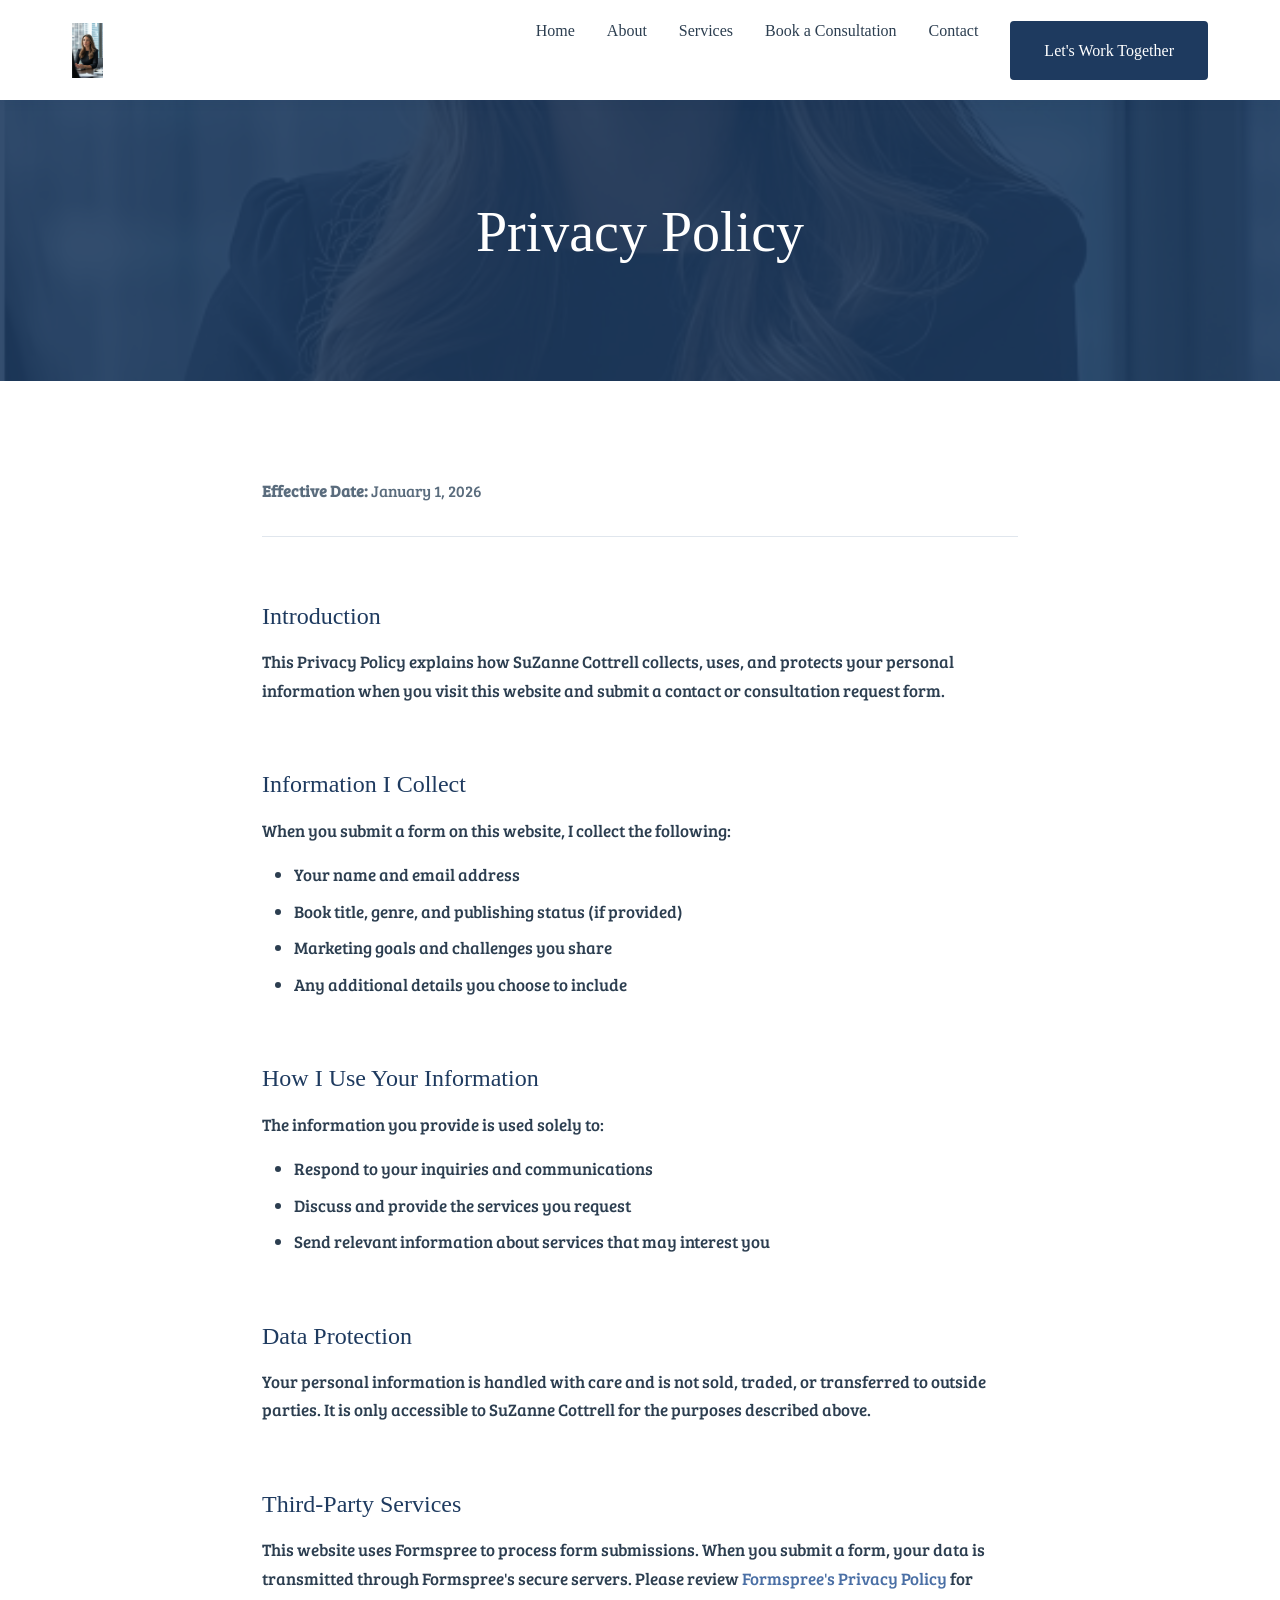
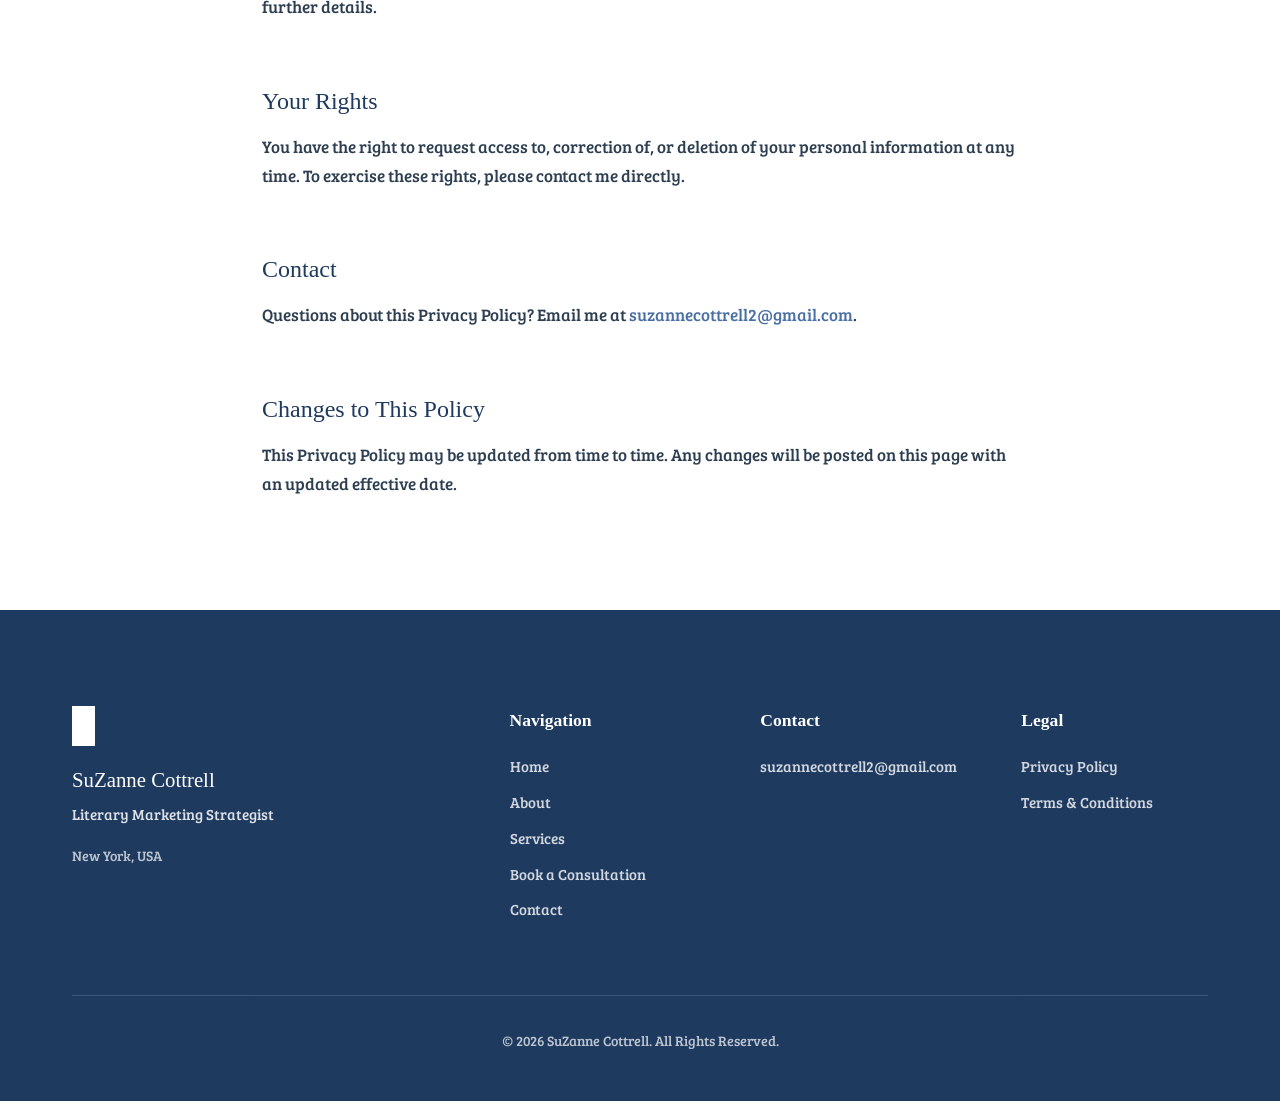
<file: privacy-policy.html>
<!-- privacy-policy.html -->
<!DOCTYPE html>
<html lang="en">
<head>
<meta charset="UTF-8">
<meta name="viewport" content="width=device-width, initial-scale=1.0">
<meta name="description" content="Privacy Policy for SuZanne Cottrell Literary Marketing Strategist website.">
<title>Privacy Policy | SuZanne Cottrell</title>
<link href="https://fonts.googleapis.com/css2?family=Bree+Serif&display=swap" rel="stylesheet">
<style>
:root {
--primary-blue: #1e3a5f;
--secondary-blue: #4a6fa5;
--light-blue: #e8f0f8;
--white: #ffffff;
--off-white: #fafbfc;
--text-dark: #2c3e50;
--text-light: #5a6c7d;
--border-color: #e0e6ed;
--font-heading: Georgia, 'Times New Roman', serif;
--font-body: 'Bree Serif', Georgia, serif;
--space-sm: 1rem;
--space-md: 2rem;
--space-lg: 4rem;
--space-xl: 6rem;
--radius-sm: 4px;
}
* { margin: 0; padding: 0; box-sizing: border-box; }
body { font-family: var(--font-body); color: var(--text-dark); line-height: 1.7; background: var(--white); overflow-x: hidden; }
h1, h2 { font-family: var(--font-heading); font-weight: 400; color: var(--primary-blue); margin-bottom: var(--space-sm); line-height: 1.3; }
h1 { font-size: clamp(2.2rem, 5vw, 3.5rem); }
h2 { font-size: 1.5rem; margin-top: var(--space-lg); }
p { margin-bottom: var(--space-sm); }
ul { margin-left: var(--space-md); margin-bottom: var(--space-md); }
li { margin-bottom: 0.5rem; }
a { color: var(--secondary-blue); text-decoration: none; }
a:hover { color: var(--primary-blue); }
img { max-width: 100%; height: auto; display: block; }
.container { max-width: 1200px; margin: 0 auto; padding: 0 var(--space-md); }
.container.narrow { max-width: 820px; }
.section { padding: var(--space-xl) 0; }
.site-header { position: sticky; top: 0; z-index: 1000; background: var(--white); box-shadow: 0 2px 10px rgba(30,58,95,0.1); }
.main-nav { padding: var(--space-sm) 0; }
.nav-container { max-width: 1200px; margin: 0 auto; padding: 0 var(--space-md); display: flex; justify-content: space-between; align-items: center; }
.logo-img { height: 55px; width: auto; max-width: 220px; object-fit: contain; }
.nav-menu { display: flex; align-items: center; gap: var(--space-md); }
.nav-links { display: flex; list-style: none; gap: var(--space-md); }
.nav-link { font-family: var(--font-heading); color: var(--text-dark); position: relative; padding: 0.5rem 0; font-size: 1rem; }
.nav-link::after { content: ''; position: absolute; bottom: 0; left: 0; width: 0; height: 2px; background: var(--primary-blue); transition: 0.4s ease; }
.nav-link:hover::after { width: 100%; }
.nav-link:hover { color: var(--primary-blue); }
.mobile-menu-toggle { display: none; flex-direction: column; background: none; border: none; cursor: pointer; padding: 0.5rem; z-index: 1001; }
.hamburger-line { width: 25px; height: 2px; background: var(--primary-blue); margin: 3px 0; display: block; }
.btn { display: inline-block; padding: 0.875rem 2rem; font-family: var(--font-heading); border: 2px solid transparent; border-radius: var(--radius-sm); cursor: pointer; transition: 0.4s ease; text-decoration: none; font-size: 1rem; }
.btn-primary { background: var(--primary-blue); color: var(--white); border-color: var(--primary-blue); }
.btn-primary:hover { background: var(--secondary-blue); color: var(--white); }
.page-hero { background: var(--primary-blue); padding: var(--space-xl) var(--space-md); text-align: center; position: relative; overflow: hidden; }
.page-hero-bg { position: absolute; top: 0; left: 0; width: 100%; height: 100%; object-fit: cover; opacity: 0.1; }
.page-hero-inner { position: relative; z-index: 2; }
.page-hero h1 { color: var(--white); }
.legal-content { font-size: 1.05rem; }
.legal-content h2:first-child { margin-top: 0; }
.effective-date { font-size: 1rem; color: var(--text-light); margin-bottom: var(--space-lg); padding-bottom: var(--space-md); border-bottom: 1px solid var(--border-color); }
.site-footer { background: var(--primary-blue); color: var(--white); padding: var(--space-xl) 0 var(--space-md); }
.footer-content { display: grid; grid-template-columns: 2fr 1fr 1fr 1fr; gap: var(--space-lg); margin-bottom: var(--space-lg); }
.footer-logo { height: 40px; margin-bottom: var(--space-sm); filter: brightness(0) invert(1); }
.footer-name { font-family: var(--font-heading); font-size: 1.3rem; color: var(--white); margin-bottom: 0.25rem; }
.footer-title { opacity: 0.85; font-size: 0.95rem; }
.footer-location { opacity: 0.7; font-size: 0.9rem; }
.site-footer h4 { font-family: var(--font-heading); color: var(--white); margin-bottom: var(--space-sm); font-size: 1.1rem; }
.site-footer ul { list-style: none; margin: 0; }
.site-footer li { margin-bottom: 0.5rem; }
.site-footer a { color: rgba(255,255,255,0.8); font-size: 0.95rem; }
.site-footer a:hover { color: var(--white); }
.footer-bottom { text-align: center; padding-top: var(--space-md); border-top: 1px solid rgba(255,255,255,0.2); opacity: 0.7; font-size: 0.9rem; }
@media (max-width: 968px) {
.nav-menu { position: fixed; top: 0; right: -100%; width: 80%; max-width: 400px; height: 100vh; background: var(--white); flex-direction: column; padding: 100px var(--space-md) var(--space-md); transition: 0.4s ease; box-shadow: -5px 0 20px rgba(0,0,0,0.1); align-items: flex-start; gap: var(--space-md); overflow-y: auto; }
.nav-menu.active { right: 0; }
.nav-links { flex-direction: column; width: 100%; gap: var(--space-sm); }
.mobile-menu-toggle { display: flex; }
.footer-content { grid-template-columns: 1fr 1fr; gap: var(--space-md); }
}
@media (max-width: 640px) {
.footer-content { grid-template-columns: 1fr; text-align: center; }
.footer-logo { margin: 0 auto var(--space-sm); }
}
</style>
</head>
<body>

<header class="site-header">
<nav class="main-nav">
<div class="nav-container">
<a href="index.html"><img src="suzanne.png" alt="SuZanne Cottrell Logo" class="logo-img"></a>
<button class="mobile-menu-toggle" aria-label="Toggle menu" aria-expanded="false">
<span class="hamburger-line"></span><span class="hamburger-line"></span><span class="hamburger-line"></span>
</button>
<div class="nav-menu">
<ul class="nav-links">
<li><a href="index.html" class="nav-link">Home</a></li>
<li><a href="about.html" class="nav-link">About</a></li>
<li><a href="services.html" class="nav-link">Services</a></li>
<li><a href="consultation.html" class="nav-link">Book a Consultation</a></li>
<li><a href="contact.html" class="nav-link">Contact</a></li>
</ul>
<a href="contact.html" class="btn btn-primary">Let's Work Together</a>
</div>
</div>
</nav>
</header>

<main>
<section class="page-hero">
<img src="suzanne.png" alt="" class="page-hero-bg">
<div class="page-hero-inner">
<h1>Privacy Policy</h1>
</div>
</section>
<section class="section">
<div class="container narrow">
<div class="legal-content">
<p class="effective-date"><strong>Effective Date:</strong> January 1, 2026</p>
<h2>Introduction</h2>
<p>This Privacy Policy explains how SuZanne Cottrell collects, uses, and protects your personal information when you visit this website and submit a contact or consultation request form.</p>
<h2>Information I Collect</h2>
<p>When you submit a form on this website, I collect the following:</p>
<ul>
<li>Your name and email address</li>
<li>Book title, genre, and publishing status (if provided)</li>
<li>Marketing goals and challenges you share</li>
<li>Any additional details you choose to include</li>
</ul>
<h2>How I Use Your Information</h2>
<p>The information you provide is used solely to:</p>
<ul>
<li>Respond to your inquiries and communications</li>
<li>Discuss and provide the services you request</li>
<li>Send relevant information about services that may interest you</li>
</ul>
<h2>Data Protection</h2>
<p>Your personal information is handled with care and is not sold, traded, or transferred to outside parties. It is only accessible to SuZanne Cottrell for the purposes described above.</p>
<h2>Third-Party Services</h2>
<p>This website uses Formspree to process form submissions. When you submit a form, your data is transmitted through Formspree's secure servers. Please review <a href="https://formspree.io/legal/privacy-policy/" target="_blank" rel="noopener noreferrer">Formspree's Privacy Policy</a> for further details.</p>
<h2>Your Rights</h2>
<p>You have the right to request access to, correction of, or deletion of your personal information at any time. To exercise these rights, please contact me directly.</p>
<h2>Contact</h2>
<p>Questions about this Privacy Policy? Email me at <a href="mailto:suzannecottrell2@gmail.com">suzannecottrell2@gmail.com</a>.</p>
<h2>Changes to This Policy</h2>
<p>This Privacy Policy may be updated from time to time. Any changes will be posted on this page with an updated effective date.</p>
</div>
</div>
</section>
</main>

<footer class="site-footer">
<div class="container">
<div class="footer-content">
<div>
<img src="suzanne.png" alt="SuZanne Cottrell" class="footer-logo">
<p class="footer-name">SuZanne Cottrell</p>
<p class="footer-title">Literary Marketing Strategist</p>
<p class="footer-location">New York, USA</p>
</div>
<div><h4>Navigation</h4><ul>
<li><a href="index.html">Home</a></li>
<li><a href="about.html">About</a></li>
<li><a href="services.html">Services</a></li>
<li><a href="consultation.html">Book a Consultation</a></li>
<li><a href="contact.html">Contact</a></li>
</ul></div>
<div><h4>Contact</h4><a href="mailto:suzannecottrell2@gmail.com">suzannecottrell2@gmail.com</a></div>
<div><h4>Legal</h4><ul>
<li><a href="privacy-policy.html">Privacy Policy</a></li>
<li><a href="terms.html">Terms & Conditions</a></li>
</ul></div>
</div>
<div class="footer-bottom"><p>&copy; 2026 SuZanne Cottrell. All Rights Reserved.</p></div>
</div>
</footer>

<script>
document.addEventListener('DOMContentLoaded', function() {
var menuToggle = document.querySelector('.mobile-menu-toggle');
var navMenu = document.querySelector('.nav-menu');
if (menuToggle && navMenu) {
menuToggle.addEventListener('click', function() {
var isExpanded = this.getAttribute('aria-expanded') === 'true';
this.setAttribute('aria-expanded', String(!isExpanded));
this.classList.toggle('active');
navMenu.classList.toggle('active');
});
}
});
</script>
</body>
</html>
</file>
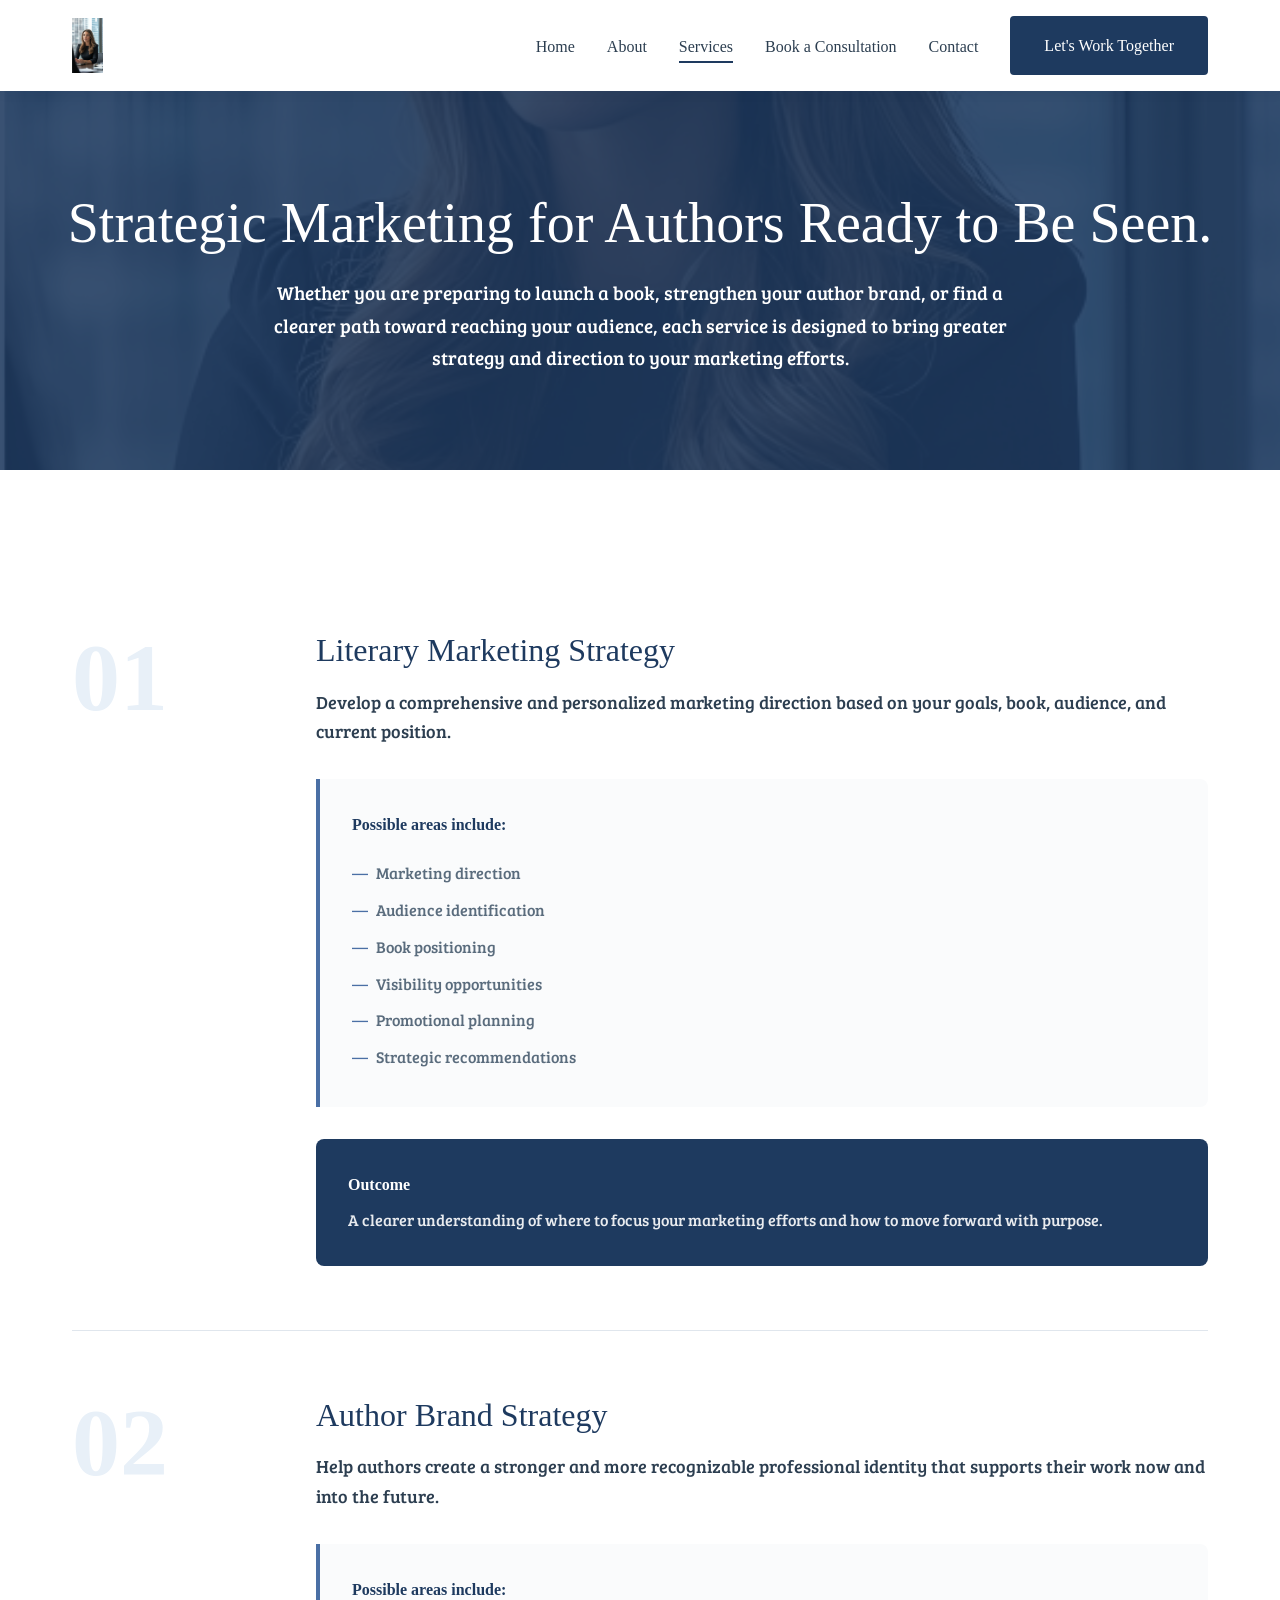
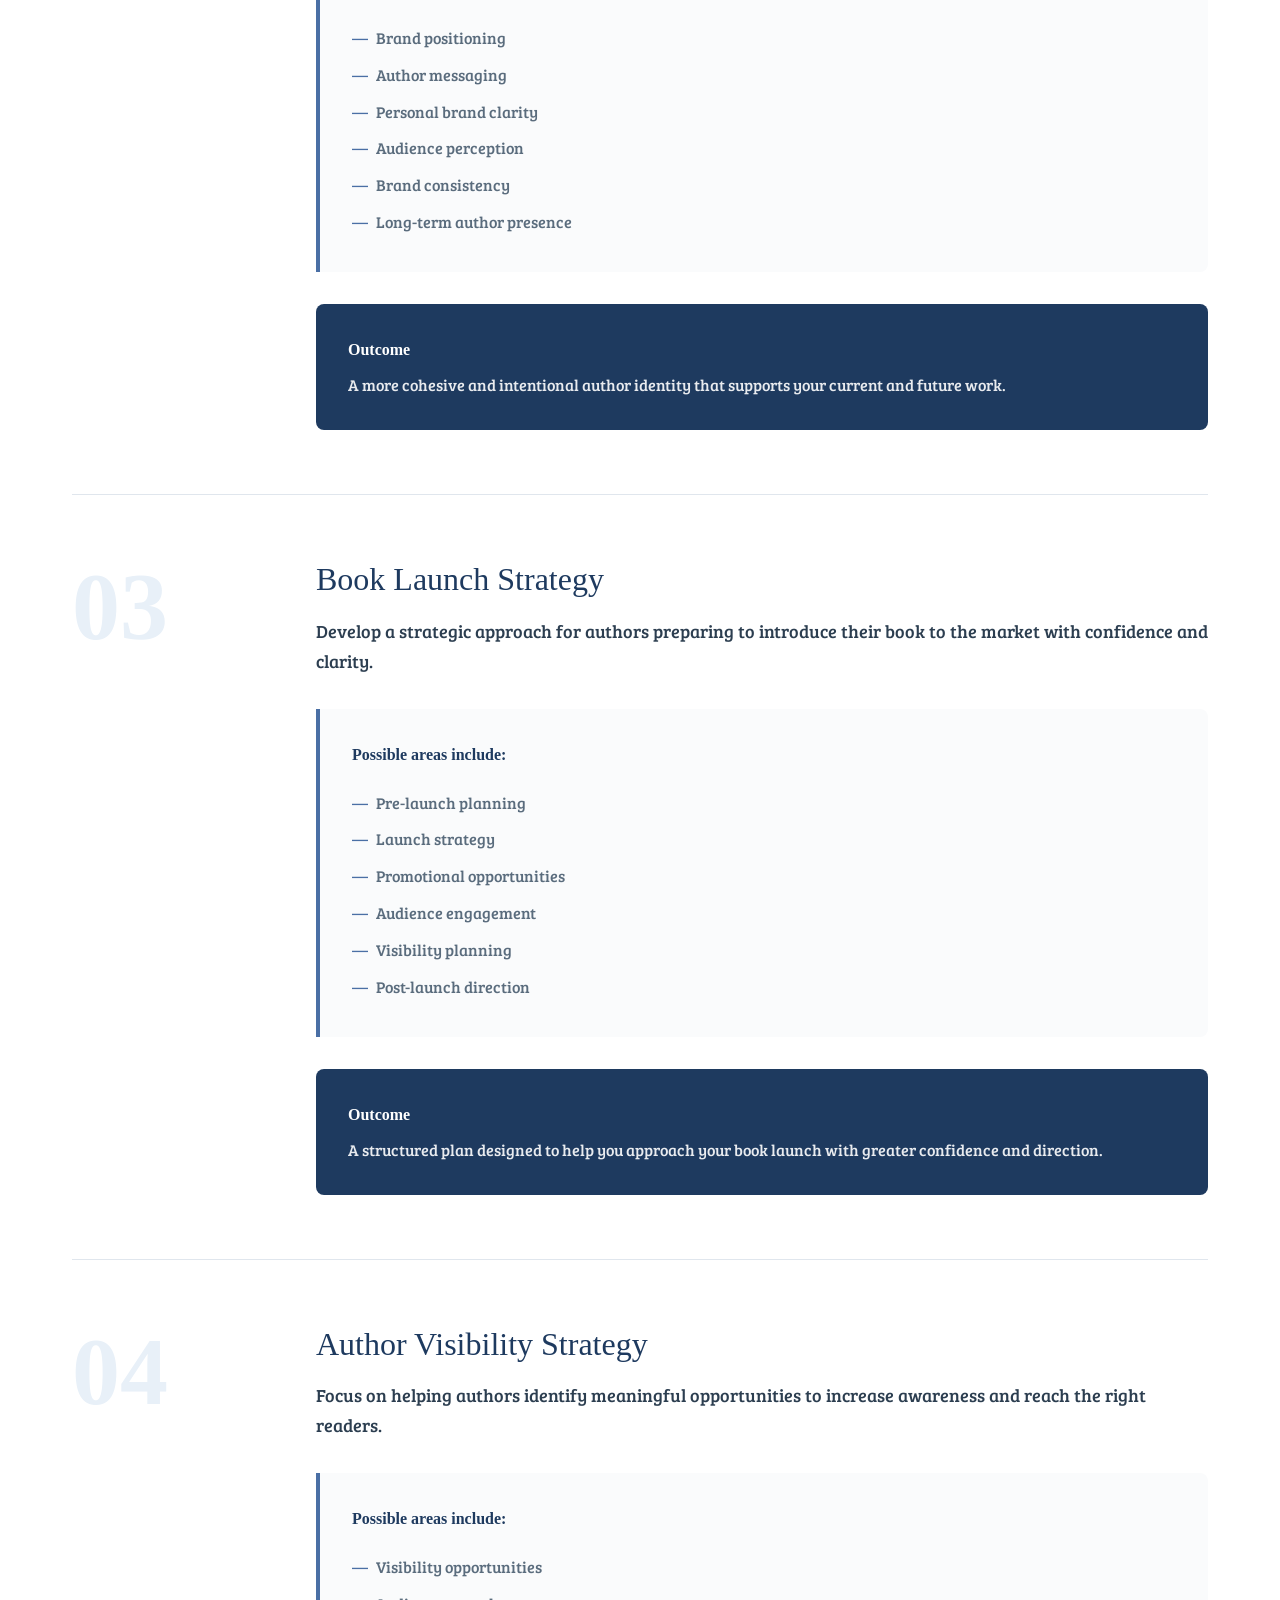
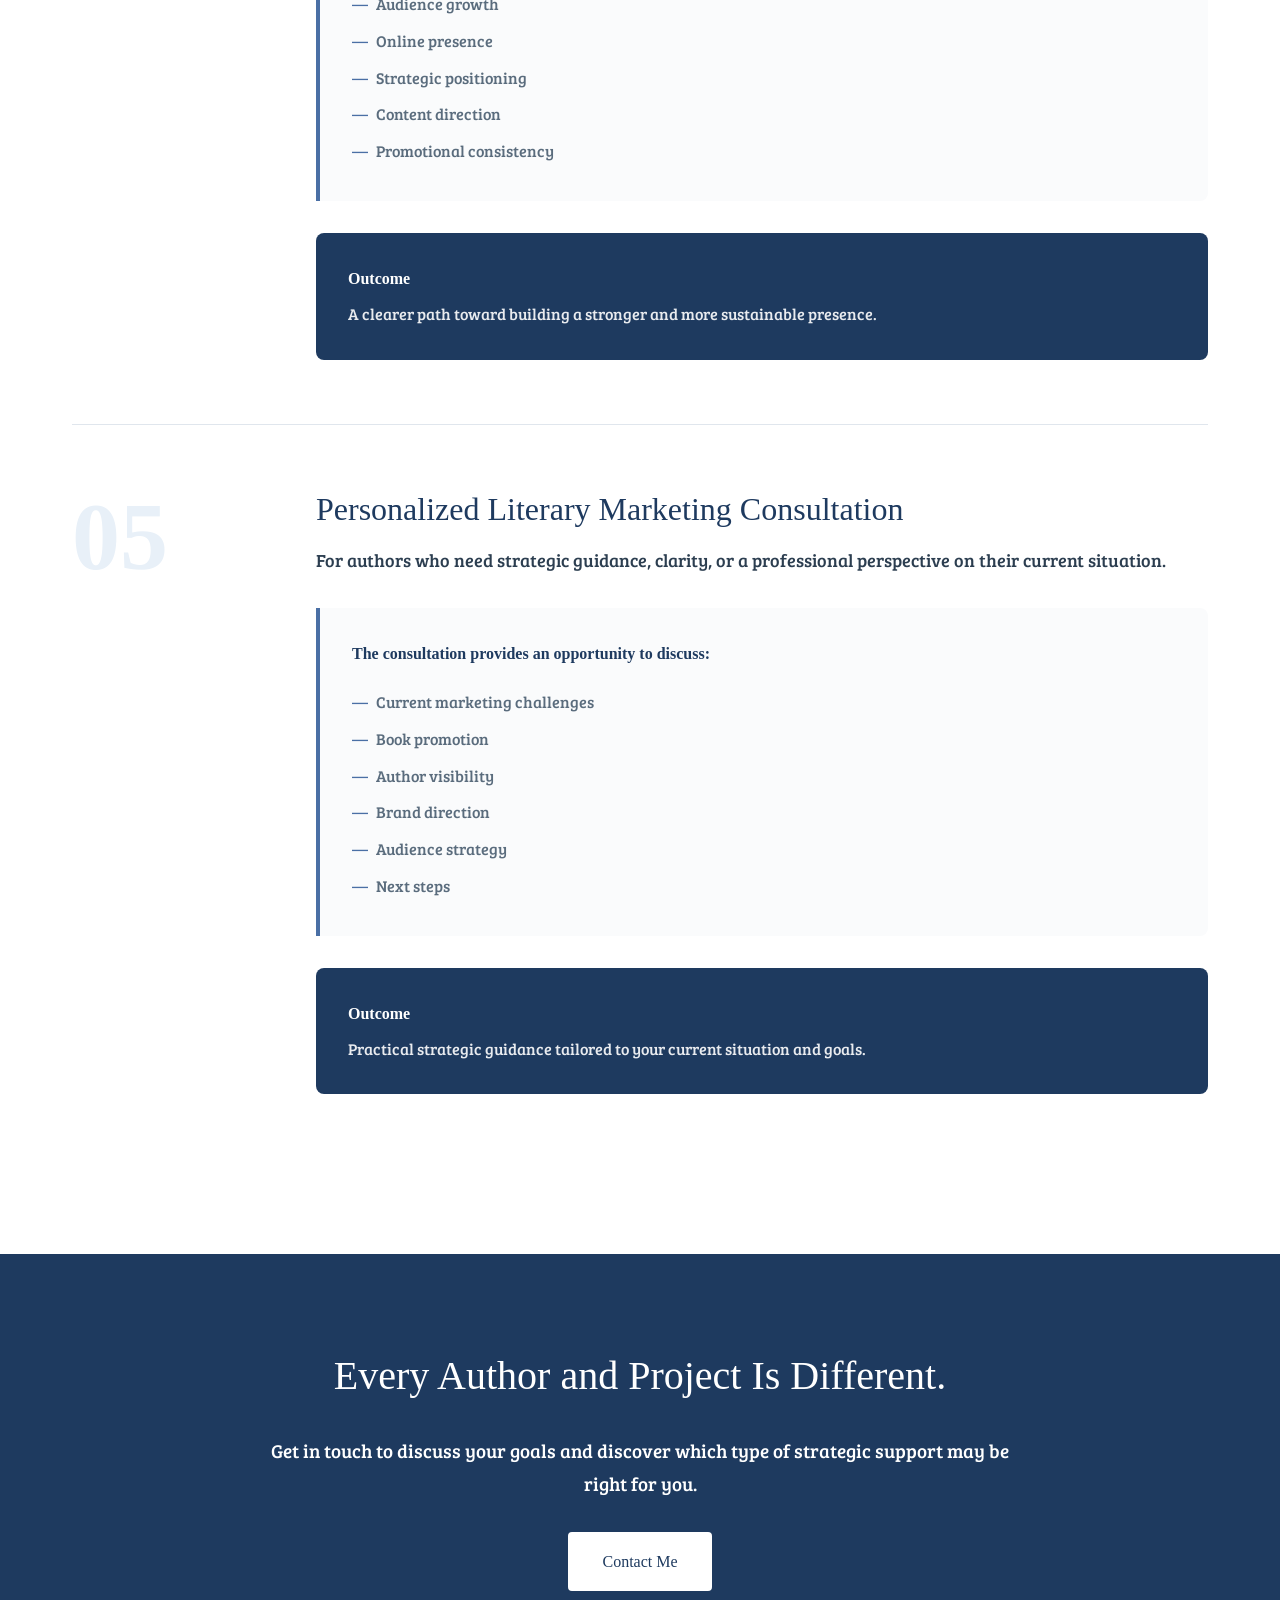
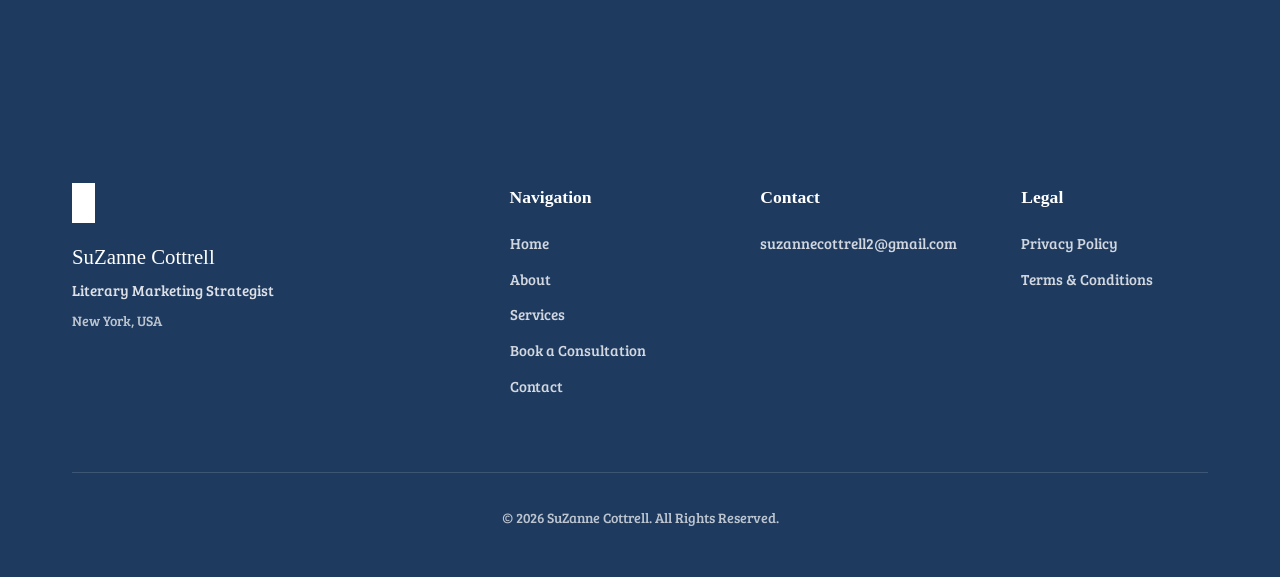
<file: services.html>
<!-- services.html -->
<!DOCTYPE html>
<html lang="en">
<head>
<meta charset="UTF-8">
<meta name="viewport" content="width=device-width, initial-scale=1.0">
<meta name="description" content="Strategic literary marketing services for authors including book marketing strategy, author branding, book launch planning, and visibility consulting.">
<title>Literary Marketing Services for Authors | SuZanne Cottrell</title>
<link href="https://fonts.googleapis.com/css2?family=Bree+Serif&display=swap" rel="stylesheet">
<style>
:root {
--primary-blue: #1e3a5f;
--secondary-blue: #4a6fa5;
--light-blue: #e8f0f8;
--white: #ffffff;
--off-white: #fafbfc;
--text-dark: #2c3e50;
--text-light: #5a6c7d;
--border-color: #e0e6ed;
--font-heading: Georgia, 'Times New Roman', serif;
--font-body: 'Bree Serif', Georgia, serif;
--space-xs: 0.5rem;
--space-sm: 1rem;
--space-md: 2rem;
--space-lg: 4rem;
--space-xl: 6rem;
--radius-sm: 4px;
--radius-md: 8px;
}
* { margin: 0; padding: 0; box-sizing: border-box; }
html { scroll-behavior: smooth; }
body { font-family: var(--font-body); color: var(--text-dark); line-height: 1.7; background: var(--white); overflow-x: hidden; }
h1, h2, h3 { font-family: var(--font-heading); font-weight: 400; color: var(--primary-blue); margin-bottom: var(--space-sm); line-height: 1.3; }
h1 { font-size: clamp(2.2rem, 5vw, 3.5rem); }
h2 { font-size: clamp(1.8rem, 4vw, 2.5rem); }
h3 { font-size: clamp(1.2rem, 3vw, 1.6rem); }
p { margin-bottom: var(--space-sm); }
a { color: var(--secondary-blue); text-decoration: none; transition: 0.2s ease; }
a:hover { color: var(--primary-blue); }
img { max-width: 100%; height: auto; display: block; }
.container { max-width: 1200px; margin: 0 auto; padding: 0 var(--space-md); }
.section { padding: var(--space-xl) 0; }
.bg-light { background: var(--off-white); }
.bg-primary { background: var(--primary-blue); color: var(--white); }
.bg-primary h2 { color: var(--white); }
.text-center { text-align: center; }
.site-header { position: sticky; top: 0; z-index: 1000; background: var(--white); box-shadow: 0 2px 10px rgba(30,58,95,0.1); }
.main-nav { padding: var(--space-sm) 0; }
.nav-container { max-width: 1200px; margin: 0 auto; padding: 0 var(--space-md); display: flex; justify-content: space-between; align-items: center; }
.logo-img { height: 55px; width: auto; max-width: 220px; object-fit: contain; }
.nav-menu { display: flex; align-items: center; gap: var(--space-md); }
.nav-links { display: flex; list-style: none; gap: var(--space-md); }
.nav-link { font-family: var(--font-heading); color: var(--text-dark); position: relative; padding: 0.5rem 0; font-size: 1rem; }
.nav-link::after { content: ''; position: absolute; bottom: 0; left: 0; width: 0; height: 2px; background: var(--primary-blue); transition: 0.4s ease; }
.nav-link:hover::after, .nav-link.active::after { width: 100%; }
.nav-link:hover { color: var(--primary-blue); }
.mobile-menu-toggle { display: none; flex-direction: column; background: none; border: none; cursor: pointer; padding: 0.5rem; z-index: 1001; }
.hamburger-line { width: 25px; height: 2px; background: var(--primary-blue); margin: 3px 0; transition: 0.2s ease; display: block; }
.btn { display: inline-block; padding: 0.875rem 2rem; font-family: var(--font-heading); border: 2px solid transparent; border-radius: var(--radius-sm); cursor: pointer; transition: 0.4s ease; text-decoration: none; font-size: 1rem; }
.btn-primary { background: var(--primary-blue); color: var(--white); border-color: var(--primary-blue); }
.btn-primary:hover { background: var(--secondary-blue); border-color: var(--secondary-blue); color: var(--white); transform: translateY(-2px); }
.btn-white { background: var(--white); color: var(--primary-blue); border-color: var(--white); }
.btn-white:hover { background: transparent; color: var(--white); transform: translateY(-2px); }
.page-hero { background: var(--primary-blue); padding: var(--space-xl) var(--space-md); text-align: center; position: relative; overflow: hidden; }
.page-hero-bg { position: absolute; top: 0; left: 0; width: 100%; height: 100%; object-fit: cover; opacity: 0.12; }
.page-hero-inner { position: relative; z-index: 2; }
.page-hero h1 { color: var(--white); margin-bottom: var(--space-sm); }
.page-hero-subtitle { font-size: 1.2rem; max-width: 780px; margin: 0 auto; opacity: 0.9; color: var(--white); }
.service-block { display: grid; grid-template-columns: 180px 1fr; gap: var(--space-lg); align-items: start; padding: var(--space-lg) 0; border-bottom: 1px solid var(--border-color); }
.service-block:last-of-type { border-bottom: none; }
.service-number-large { font-family: var(--font-heading); font-size: 6rem; color: var(--light-blue); line-height: 1; font-weight: bold; }
.service-block-title { font-size: clamp(1.5rem, 3vw, 2rem); color: var(--primary-blue); margin-bottom: var(--space-sm); }
.service-lead { font-size: 1.1rem; color: var(--text-dark); margin-bottom: var(--space-md); line-height: 1.7; }
.service-areas { background: var(--off-white); border-left: 4px solid var(--secondary-blue); padding: var(--space-md); border-radius: 0 var(--radius-md) var(--radius-md) 0; margin-bottom: var(--space-md); }
.service-areas h4 { font-family: var(--font-heading); color: var(--primary-blue); margin-bottom: var(--space-sm); font-size: 1rem; }
.service-areas ul { list-style: none; padding: 0; margin: 0; }
.service-areas li { padding: 0.3rem 0 0.3rem 1.5rem; position: relative; color: var(--text-light); }
.service-areas li::before { content: '—'; position: absolute; left: 0; color: var(--secondary-blue); }
.service-outcome { background: var(--primary-blue); color: var(--white); padding: var(--space-md); border-radius: var(--radius-md); }
.service-outcome h4 { font-family: var(--font-heading); color: var(--white); margin-bottom: 0.5rem; font-size: 1rem; }
.service-outcome p { margin: 0; opacity: 0.9; }
.cta-section { padding: var(--space-xl) var(--space-md); text-align: center; }
.cta-heading { color: var(--white); margin-bottom: var(--space-md); }
.cta-text { font-size: 1.2rem; max-width: 750px; margin: 0 auto var(--space-md); opacity: 0.9; }
.site-footer { background: var(--primary-blue); color: var(--white); padding: var(--space-xl) 0 var(--space-md); }
.footer-content { display: grid; grid-template-columns: 2fr 1fr 1fr 1fr; gap: var(--space-lg); margin-bottom: var(--space-lg); }
.footer-logo { height: 40px; margin-bottom: var(--space-sm); filter: brightness(0) invert(1); }
.footer-name { font-family: var(--font-heading); font-size: 1.3rem; color: var(--white); margin-bottom: 0.25rem; }
.footer-title { opacity: 0.85; font-size: 0.95rem; margin-bottom: 0.25rem; }
.footer-location { opacity: 0.7; font-size: 0.9rem; }
.site-footer h4 { font-family: var(--font-heading); color: var(--white); margin-bottom: var(--space-sm); font-size: 1.1rem; }
.site-footer ul { list-style: none; }
.site-footer li { margin-bottom: 0.5rem; }
.site-footer a { color: rgba(255,255,255,0.8); font-size: 0.95rem; }
.site-footer a:hover { color: var(--white); }
.footer-bottom { text-align: center; padding-top: var(--space-md); border-top: 1px solid rgba(255,255,255,0.2); opacity: 0.7; font-size: 0.9rem; }
.fade-up { opacity: 0; transform: translateY(30px); transition: opacity 0.6s ease, transform 0.6s ease; }
.fade-up.visible { opacity: 1; transform: translateY(0); }
@media (max-width: 968px) {
.nav-menu { position: fixed; top: 0; right: -100%; width: 80%; max-width: 400px; height: 100vh; background: var(--white); flex-direction: column; padding: 100px var(--space-md) var(--space-md); transition: 0.4s ease; box-shadow: -5px 0 20px rgba(0,0,0,0.1); align-items: flex-start; gap: var(--space-md); overflow-y: auto; }
.nav-menu.active { right: 0; }
.nav-links { flex-direction: column; width: 100%; gap: var(--space-sm); }
.mobile-menu-toggle { display: flex; }
.mobile-menu-toggle.active .hamburger-line:nth-child(1) { transform: rotate(45deg) translate(5px, 5px); }
.mobile-menu-toggle.active .hamburger-line:nth-child(2) { opacity: 0; }
.mobile-menu-toggle.active .hamburger-line:nth-child(3) { transform: rotate(-45deg) translate(7px, -6px); }
.service-block { grid-template-columns: 1fr; gap: var(--space-sm); }
.service-number-large { font-size: 4rem; }
.footer-content { grid-template-columns: 1fr 1fr; gap: var(--space-md); }
}
@media (max-width: 640px) {
.footer-content { grid-template-columns: 1fr; text-align: center; }
.footer-logo { margin: 0 auto var(--space-sm); }
.btn { width: 100%; max-width: 300px; text-align: center; display: block; margin: 0 auto; }
}
</style>
</head>
<body>

<header class="site-header">
<nav class="main-nav">
<div class="nav-container">
<a href="index.html"><img src="suzanne.png" alt="SuZanne Cottrell Logo" class="logo-img"></a>
<button class="mobile-menu-toggle" aria-label="Toggle menu" aria-expanded="false">
<span class="hamburger-line"></span>
<span class="hamburger-line"></span>
<span class="hamburger-line"></span>
</button>
<div class="nav-menu">
<ul class="nav-links">
<li><a href="index.html" class="nav-link">Home</a></li>
<li><a href="about.html" class="nav-link">About</a></li>
<li><a href="services.html" class="nav-link active">Services</a></li>
<li><a href="consultation.html" class="nav-link">Book a Consultation</a></li>
<li><a href="contact.html" class="nav-link">Contact</a></li>
</ul>
<a href="contact.html" class="btn btn-primary">Let's Work Together</a>
</div>
</div>
</nav>
</header>

<main>

<section class="page-hero">
<img src="suzanne.png" alt="" class="page-hero-bg">
<div class="page-hero-inner">
<h1 class="fade-up">Strategic Marketing for Authors Ready to Be Seen.</h1>
<p class="page-hero-subtitle fade-up">Whether you are preparing to launch a book, strengthen your author brand, or find a clearer path toward reaching your audience, each service is designed to bring greater strategy and direction to your marketing efforts.</p>
</div>
</section>

<section class="section">
<div class="container">

<div class="service-block fade-up">
<div><div class="service-number-large">01</div></div>
<div>
<h2 class="service-block-title">Literary Marketing Strategy</h2>
<p class="service-lead">Develop a comprehensive and personalized marketing direction based on your goals, book, audience, and current position.</p>
<div class="service-areas">
<h4>Possible areas include:</h4>
<ul>
<li>Marketing direction</li>
<li>Audience identification</li>
<li>Book positioning</li>
<li>Visibility opportunities</li>
<li>Promotional planning</li>
<li>Strategic recommendations</li>
</ul>
</div>
<div class="service-outcome">
<h4>Outcome</h4>
<p>A clearer understanding of where to focus your marketing efforts and how to move forward with purpose.</p>
</div>
</div>
</div>

<div class="service-block fade-up">
<div><div class="service-number-large">02</div></div>
<div>
<h2 class="service-block-title">Author Brand Strategy</h2>
<p class="service-lead">Help authors create a stronger and more recognizable professional identity that supports their work now and into the future.</p>
<div class="service-areas">
<h4>Possible areas include:</h4>
<ul>
<li>Brand positioning</li>
<li>Author messaging</li>
<li>Personal brand clarity</li>
<li>Audience perception</li>
<li>Brand consistency</li>
<li>Long-term author presence</li>
</ul>
</div>
<div class="service-outcome">
<h4>Outcome</h4>
<p>A more cohesive and intentional author identity that supports your current and future work.</p>
</div>
</div>
</div>

<div class="service-block fade-up">
<div><div class="service-number-large">03</div></div>
<div>
<h2 class="service-block-title">Book Launch Strategy</h2>
<p class="service-lead">Develop a strategic approach for authors preparing to introduce their book to the market with confidence and clarity.</p>
<div class="service-areas">
<h4>Possible areas include:</h4>
<ul>
<li>Pre-launch planning</li>
<li>Launch strategy</li>
<li>Promotional opportunities</li>
<li>Audience engagement</li>
<li>Visibility planning</li>
<li>Post-launch direction</li>
</ul>
</div>
<div class="service-outcome">
<h4>Outcome</h4>
<p>A structured plan designed to help you approach your book launch with greater confidence and direction.</p>
</div>
</div>
</div>

<div class="service-block fade-up">
<div><div class="service-number-large">04</div></div>
<div>
<h2 class="service-block-title">Author Visibility Strategy</h2>
<p class="service-lead">Focus on helping authors identify meaningful opportunities to increase awareness and reach the right readers.</p>
<div class="service-areas">
<h4>Possible areas include:</h4>
<ul>
<li>Visibility opportunities</li>
<li>Audience growth</li>
<li>Online presence</li>
<li>Strategic positioning</li>
<li>Content direction</li>
<li>Promotional consistency</li>
</ul>
</div>
<div class="service-outcome">
<h4>Outcome</h4>
<p>A clearer path toward building a stronger and more sustainable presence.</p>
</div>
</div>
</div>

<div class="service-block fade-up">
<div><div class="service-number-large">05</div></div>
<div>
<h2 class="service-block-title">Personalized Literary Marketing Consultation</h2>
<p class="service-lead">For authors who need strategic guidance, clarity, or a professional perspective on their current situation.</p>
<div class="service-areas">
<h4>The consultation provides an opportunity to discuss:</h4>
<ul>
<li>Current marketing challenges</li>
<li>Book promotion</li>
<li>Author visibility</li>
<li>Brand direction</li>
<li>Audience strategy</li>
<li>Next steps</li>
</ul>
</div>
<div class="service-outcome">
<h4>Outcome</h4>
<p>Practical strategic guidance tailored to your current situation and goals.</p>
</div>
</div>
</div>

</div>
</section>

<section class="section cta-section bg-primary">
<div class="container">
<h2 class="cta-heading fade-up">Every Author and Project Is Different.</h2>
<p class="cta-text fade-up">Get in touch to discuss your goals and discover which type of strategic support may be right for you.</p>
<a href="contact.html" class="btn btn-white fade-up">Contact Me</a>
</div>
</section>

</main>

<footer class="site-footer">
<div class="container">
<div class="footer-content">
<div>
<img src="suzanne.png" alt="SuZanne Cottrell" class="footer-logo">
<p class="footer-name">SuZanne Cottrell</p>
<p class="footer-title">Literary Marketing Strategist</p>
<p class="footer-location">New York, USA</p>
</div>
<div><h4>Navigation</h4><ul>
<li><a href="index.html">Home</a></li>
<li><a href="about.html">About</a></li>
<li><a href="services.html">Services</a></li>
<li><a href="consultation.html">Book a Consultation</a></li>
<li><a href="contact.html">Contact</a></li>
</ul></div>
<div><h4>Contact</h4><a href="mailto:suzannecottrell2@gmail.com">suzannecottrell2@gmail.com</a></div>
<div><h4>Legal</h4><ul>
<li><a href="privacy-policy.html">Privacy Policy</a></li>
<li><a href="terms.html">Terms & Conditions</a></li>
</ul></div>
</div>
<div class="footer-bottom"><p>&copy; 2026 SuZanne Cottrell. All Rights Reserved.</p></div>
</div>
</footer>

<script>
document.addEventListener('DOMContentLoaded', function() {
var menuToggle = document.querySelector('.mobile-menu-toggle');
var navMenu = document.querySelector('.nav-menu');
if (menuToggle && navMenu) {
menuToggle.addEventListener('click', function() {
var isExpanded = this.getAttribute('aria-expanded') === 'true';
this.setAttribute('aria-expanded', String(!isExpanded));
this.classList.toggle('active');
navMenu.classList.toggle('active');
document.body.style.overflow = navMenu.classList.contains('active') ? 'hidden' : '';
});
}
document.querySelectorAll('.nav-link').forEach(function(link) {
link.addEventListener('click', function() { if (navMenu.classList.contains('active')) { menuToggle.click(); } });
});
var observer = new IntersectionObserver(function(entries) {
entries.forEach(function(entry) { if (entry.isIntersecting) { entry.target.classList.add('visible'); observer.unobserve(entry.target); } });
}, { threshold: 0.1 });
document.querySelectorAll('.fade-up').forEach(function(el) { observer.observe(el); });
});
</script>
</body>
</html>
</file>
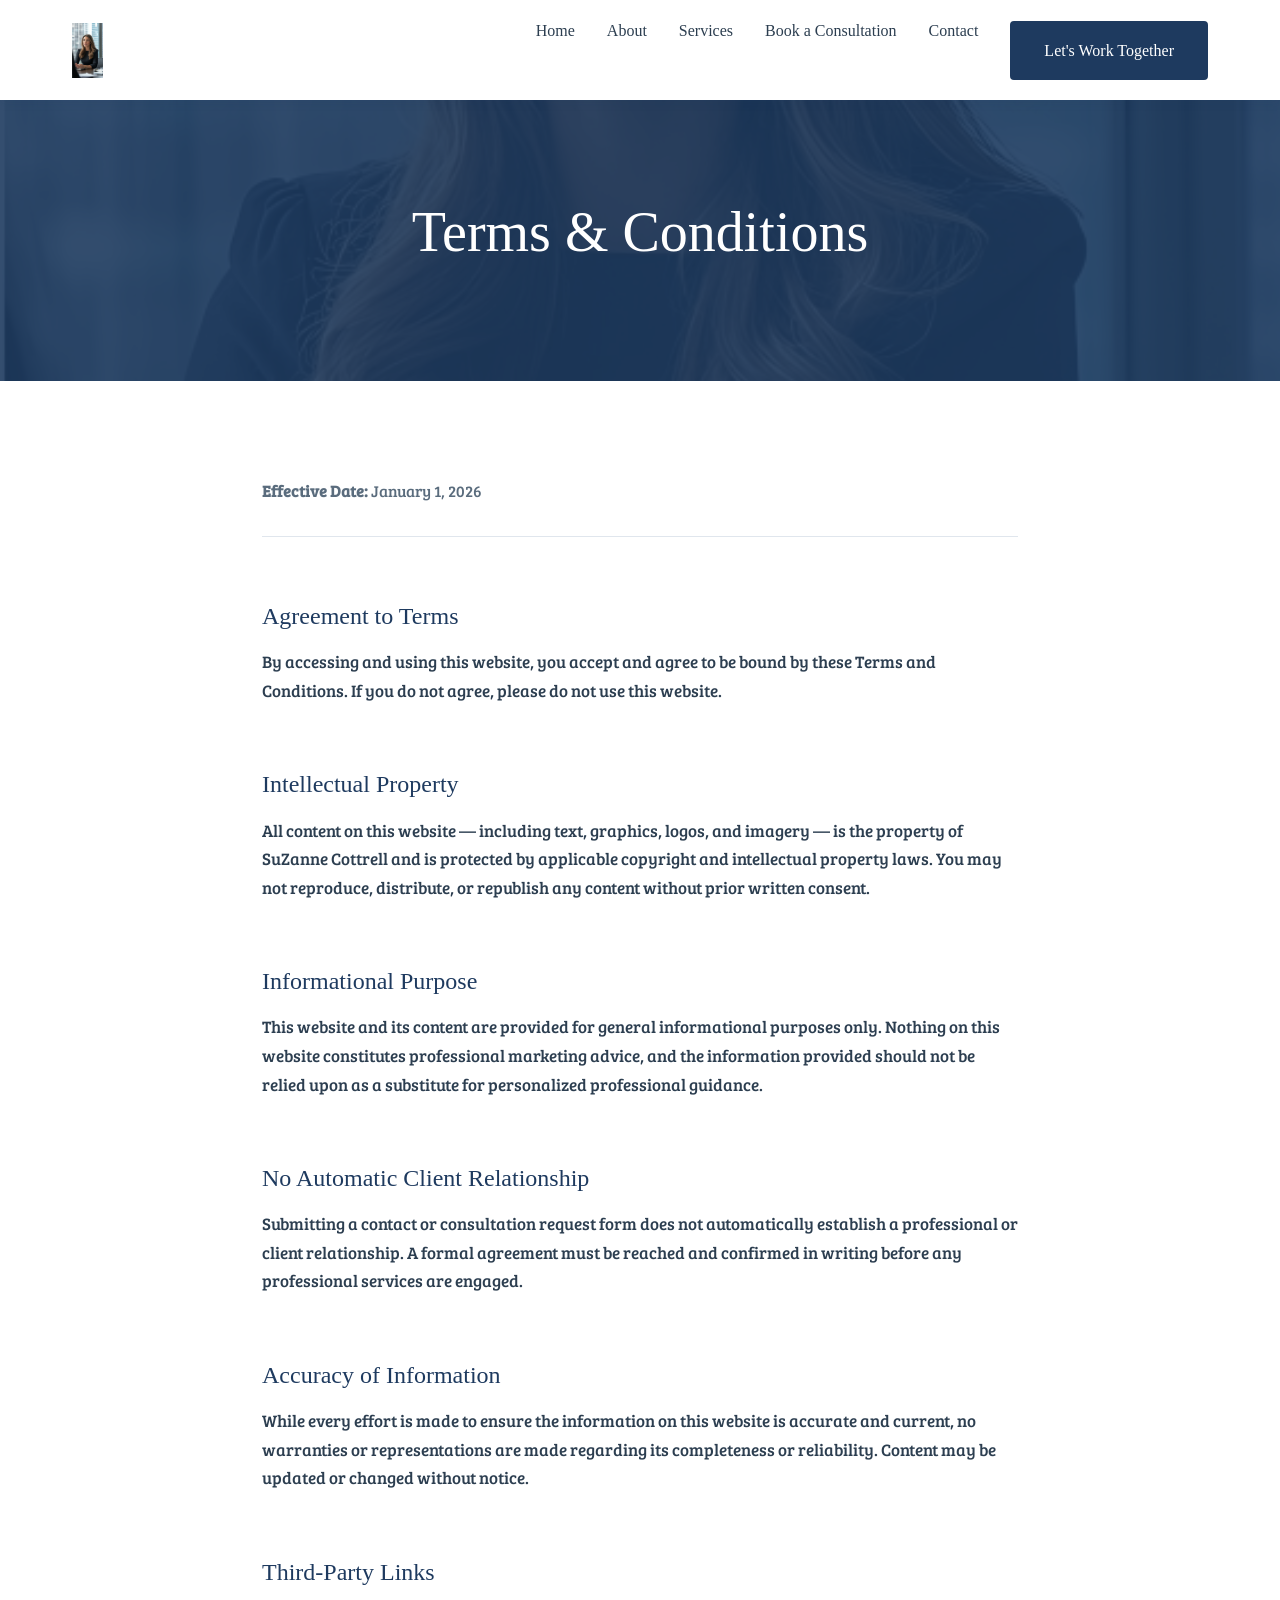
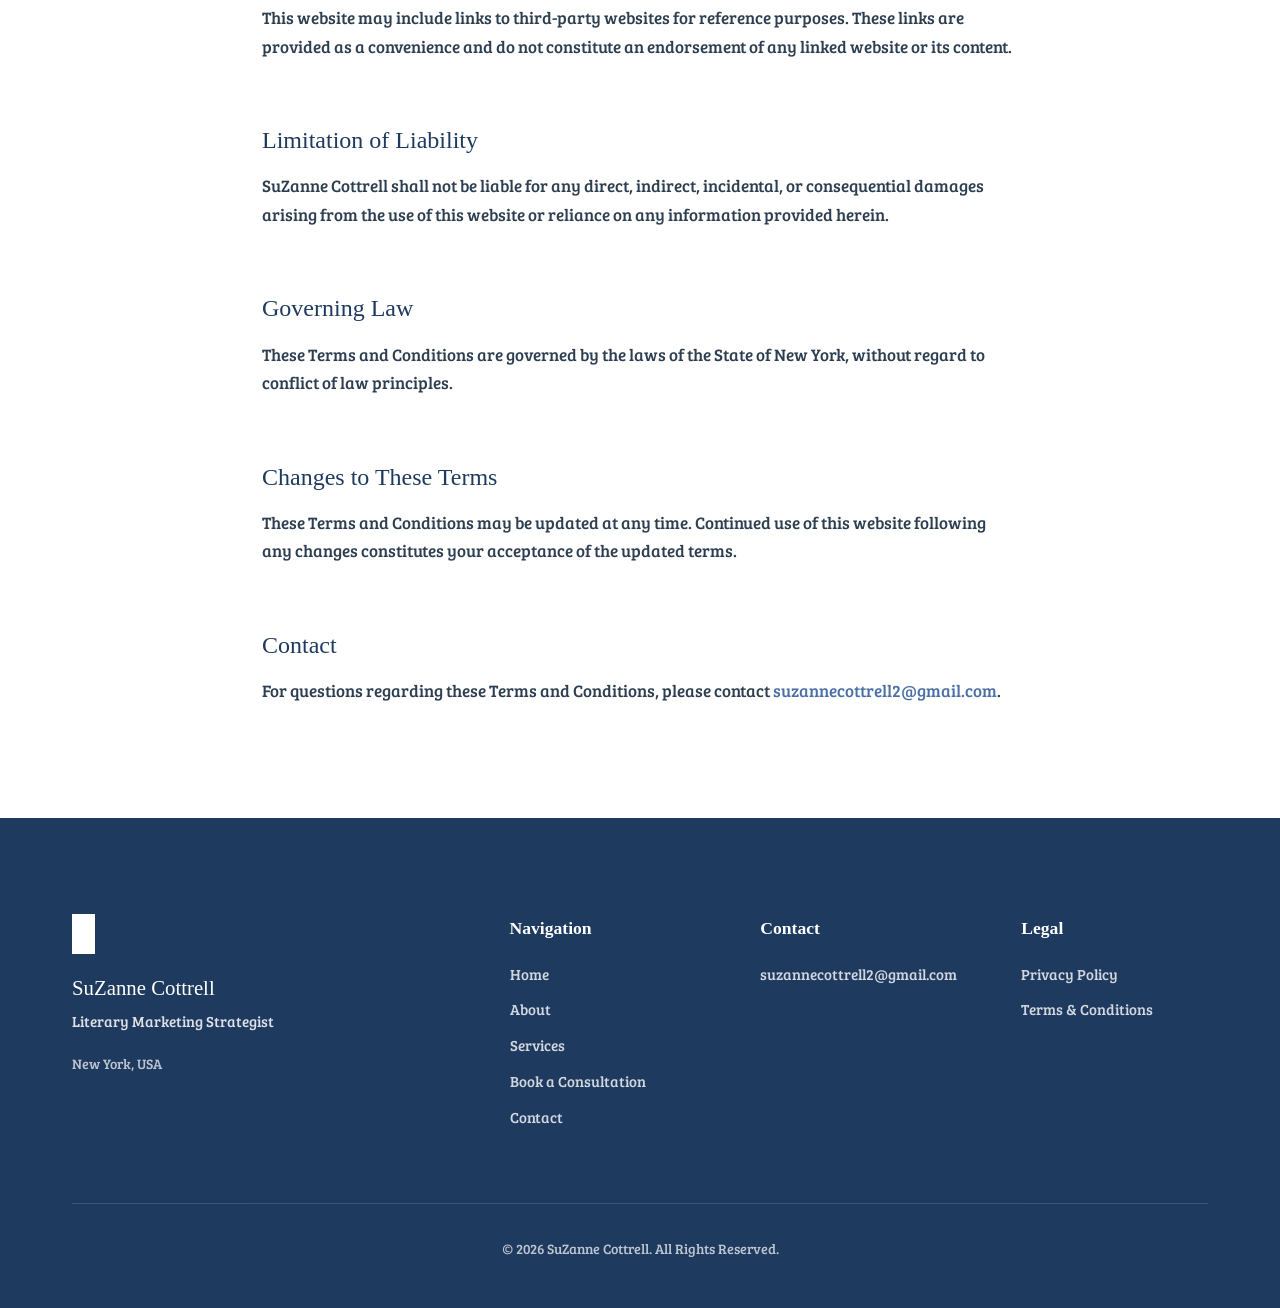
<file: terms.html>
<!-- terms.html -->
<!DOCTYPE html>
<html lang="en">
<head>
<meta charset="UTF-8">
<meta name="viewport" content="width=device-width, initial-scale=1.0">
<meta name="description" content="Terms and Conditions for SuZanne Cottrell Literary Marketing Strategist website.">
<title>Terms & Conditions | SuZanne Cottrell</title>
<link href="https://fonts.googleapis.com/css2?family=Bree+Serif&display=swap" rel="stylesheet">
<style>
:root {
--primary-blue: #1e3a5f;
--secondary-blue: #4a6fa5;
--light-blue: #e8f0f8;
--white: #ffffff;
--off-white: #fafbfc;
--text-dark: #2c3e50;
--text-light: #5a6c7d;
--border-color: #e0e6ed;
--font-heading: Georgia, 'Times New Roman', serif;
--font-body: 'Bree Serif', Georgia, serif;
--space-sm: 1rem;
--space-md: 2rem;
--space-lg: 4rem;
--space-xl: 6rem;
--radius-sm: 4px;
}
* { margin: 0; padding: 0; box-sizing: border-box; }
body { font-family: var(--font-body); color: var(--text-dark); line-height: 1.7; background: var(--white); overflow-x: hidden; }
h1, h2 { font-family: var(--font-heading); font-weight: 400; color: var(--primary-blue); margin-bottom: var(--space-sm); line-height: 1.3; }
h1 { font-size: clamp(2.2rem, 5vw, 3.5rem); }
h2 { font-size: 1.5rem; margin-top: var(--space-lg); }
p { margin-bottom: var(--space-sm); }
ul { margin-left: var(--space-md); margin-bottom: var(--space-md); }
li { margin-bottom: 0.5rem; }
a { color: var(--secondary-blue); text-decoration: none; }
a:hover { color: var(--primary-blue); }
img { max-width: 100%; height: auto; display: block; }
.container { max-width: 1200px; margin: 0 auto; padding: 0 var(--space-md); }
.container.narrow { max-width: 820px; }
.section { padding: var(--space-xl) 0; }
.site-header { position: sticky; top: 0; z-index: 1000; background: var(--white); box-shadow: 0 2px 10px rgba(30,58,95,0.1); }
.main-nav { padding: var(--space-sm) 0; }
.nav-container { max-width: 1200px; margin: 0 auto; padding: 0 var(--space-md); display: flex; justify-content: space-between; align-items: center; }
.logo-img { height: 55px; width: auto; max-width: 220px; object-fit: contain; }
.nav-menu { display: flex; align-items: center; gap: var(--space-md); }
.nav-links { display: flex; list-style: none; gap: var(--space-md); }
.nav-link { font-family: var(--font-heading); color: var(--text-dark); position: relative; padding: 0.5rem 0; font-size: 1rem; }
.nav-link::after { content: ''; position: absolute; bottom: 0; left: 0; width: 0; height: 2px; background: var(--primary-blue); transition: 0.4s ease; }
.nav-link:hover::after { width: 100%; }
.nav-link:hover { color: var(--primary-blue); }
.mobile-menu-toggle { display: none; flex-direction: column; background: none; border: none; cursor: pointer; padding: 0.5rem; z-index: 1001; }
.hamburger-line { width: 25px; height: 2px; background: var(--primary-blue); margin: 3px 0; display: block; }
.btn { display: inline-block; padding: 0.875rem 2rem; font-family: var(--font-heading); border: 2px solid transparent; border-radius: var(--radius-sm); cursor: pointer; transition: 0.4s ease; text-decoration: none; font-size: 1rem; }
.btn-primary { background: var(--primary-blue); color: var(--white); border-color: var(--primary-blue); }
.btn-primary:hover { background: var(--secondary-blue); color: var(--white); }
.page-hero { background: var(--primary-blue); padding: var(--space-xl) var(--space-md); text-align: center; position: relative; overflow: hidden; }
.page-hero-bg { position: absolute; top: 0; left: 0; width: 100%; height: 100%; object-fit: cover; opacity: 0.1; }
.page-hero-inner { position: relative; z-index: 2; }
.page-hero h1 { color: var(--white); }
.legal-content { font-size: 1.05rem; }
.legal-content h2:first-child { margin-top: 0; }
.effective-date { font-size: 1rem; color: var(--text-light); margin-bottom: var(--space-lg); padding-bottom: var(--space-md); border-bottom: 1px solid var(--border-color); }
.site-footer { background: var(--primary-blue); color: var(--white); padding: var(--space-xl) 0 var(--space-md); }
.footer-content { display: grid; grid-template-columns: 2fr 1fr 1fr 1fr; gap: var(--space-lg); margin-bottom: var(--space-lg); }
.footer-logo { height: 40px; margin-bottom: var(--space-sm); filter: brightness(0) invert(1); }
.footer-name { font-family: var(--font-heading); font-size: 1.3rem; color: var(--white); margin-bottom: 0.25rem; }
.footer-title { opacity: 0.85; font-size: 0.95rem; }
.footer-location { opacity: 0.7; font-size: 0.9rem; }
.site-footer h4 { font-family: var(--font-heading); color: var(--white); margin-bottom: var(--space-sm); font-size: 1.1rem; }
.site-footer ul { list-style: none; margin: 0; }
.site-footer li { margin-bottom: 0.5rem; }
.site-footer a { color: rgba(255,255,255,0.8); font-size: 0.95rem; }
.site-footer a:hover { color: var(--white); }
.footer-bottom { text-align: center; padding-top: var(--space-md); border-top: 1px solid rgba(255,255,255,0.2); opacity: 0.7; font-size: 0.9rem; }
@media (max-width: 968px) {
.nav-menu { position: fixed; top: 0; right: -100%; width: 80%; max-width: 400px; height: 100vh; background: var(--white); flex-direction: column; padding: 100px var(--space-md) var(--space-md); transition: 0.4s ease; box-shadow: -5px 0 20px rgba(0,0,0,0.1); align-items: flex-start; gap: var(--space-md); overflow-y: auto; }
.nav-menu.active { right: 0; }
.nav-links { flex-direction: column; width: 100%; gap: var(--space-sm); }
.mobile-menu-toggle { display: flex; }
.footer-content { grid-template-columns: 1fr 1fr; gap: var(--space-md); }
}
@media (max-width: 640px) {
.footer-content { grid-template-columns: 1fr; text-align: center; }
.footer-logo { margin: 0 auto var(--space-sm); }
}
</style>
</head>
<body>

<header class="site-header">
<nav class="main-nav">
<div class="nav-container">
<a href="index.html"><img src="suzanne.png" alt="SuZanne Cottrell Logo" class="logo-img"></a>
<button class="mobile-menu-toggle" aria-label="Toggle menu" aria-expanded="false">
<span class="hamburger-line"></span><span class="hamburger-line"></span><span class="hamburger-line"></span>
</button>
<div class="nav-menu">
<ul class="nav-links">
<li><a href="index.html" class="nav-link">Home</a></li>
<li><a href="about.html" class="nav-link">About</a></li>
<li><a href="services.html" class="nav-link">Services</a></li>
<li><a href="consultation.html" class="nav-link">Book a Consultation</a></li>
<li><a href="contact.html" class="nav-link">Contact</a></li>
</ul>
<a href="contact.html" class="btn btn-primary">Let's Work Together</a>
</div>
</div>
</nav>
</header>

<main>
<section class="page-hero">
<img src="suzanne.png" alt="" class="page-hero-bg">
<div class="page-hero-inner">
<h1>Terms & Conditions</h1>
</div>
</section>
<section class="section">
<div class="container narrow">
<div class="legal-content">
<p class="effective-date"><strong>Effective Date:</strong> January 1, 2026</p>
<h2>Agreement to Terms</h2>
<p>By accessing and using this website, you accept and agree to be bound by these Terms and Conditions. If you do not agree, please do not use this website.</p>
<h2>Intellectual Property</h2>
<p>All content on this website — including text, graphics, logos, and imagery — is the property of SuZanne Cottrell and is protected by applicable copyright and intellectual property laws. You may not reproduce, distribute, or republish any content without prior written consent.</p>
<h2>Informational Purpose</h2>
<p>This website and its content are provided for general informational purposes only. Nothing on this website constitutes professional marketing advice, and the information provided should not be relied upon as a substitute for personalized professional guidance.</p>
<h2>No Automatic Client Relationship</h2>
<p>Submitting a contact or consultation request form does not automatically establish a professional or client relationship. A formal agreement must be reached and confirmed in writing before any professional services are engaged.</p>
<h2>Accuracy of Information</h2>
<p>While every effort is made to ensure the information on this website is accurate and current, no warranties or representations are made regarding its completeness or reliability. Content may be updated or changed without notice.</p>
<h2>Third-Party Links</h2>
<p>This website may include links to third-party websites for reference purposes. These links are provided as a convenience and do not constitute an endorsement of any linked website or its content.</p>
<h2>Limitation of Liability</h2>
<p>SuZanne Cottrell shall not be liable for any direct, indirect, incidental, or consequential damages arising from the use of this website or reliance on any information provided herein.</p>
<h2>Governing Law</h2>
<p>These Terms and Conditions are governed by the laws of the State of New York, without regard to conflict of law principles.</p>
<h2>Changes to These Terms</h2>
<p>These Terms and Conditions may be updated at any time. Continued use of this website following any changes constitutes your acceptance of the updated terms.</p>
<h2>Contact</h2>
<p>For questions regarding these Terms and Conditions, please contact <a href="mailto:suzannecottrell2@gmail.com">suzannecottrell2@gmail.com</a>.</p>
</div>
</div>
</section>
</main>

<footer class="site-footer">
<div class="container">
<div class="footer-content">
<div>
<img src="suzanne.png" alt="SuZanne Cottrell" class="footer-logo">
<p class="footer-name">SuZanne Cottrell</p>
<p class="footer-title">Literary Marketing Strategist</p>
<p class="footer-location">New York, USA</p>
</div>
<div><h4>Navigation</h4><ul>
<li><a href="index.html">Home</a></li>
<li><a href="about.html">About</a></li>
<li><a href="services.html">Services</a></li>
<li><a href="consultation.html">Book a Consultation</a></li>
<li><a href="contact.html">Contact</a></li>
</ul></div>
<div><h4>Contact</h4><a href="mailto:suzannecottrell2@gmail.com">suzannecottrell2@gmail.com</a></div>
<div><h4>Legal</h4><ul>
<li><a href="privacy-policy.html">Privacy Policy</a></li>
<li><a href="terms.html">Terms & Conditions</a></li>
</ul></div>
</div>
<div class="footer-bottom"><p>&copy; 2026 SuZanne Cottrell. All Rights Reserved.</p></div>
</div>
</footer>

<script>
document.addEventListener('DOMContentLoaded', function() {
var menuToggle = document.querySelector('.mobile-menu-toggle');
var navMenu = document.querySelector('.nav-menu');
if (menuToggle && navMenu) {
menuToggle.addEventListener('click', function() {
var isExpanded = this.getAttribute('aria-expanded') === 'true';
this.setAttribute('aria-expanded', String(!isExpanded));
this.classList.toggle('active');
navMenu.classList.toggle('active');
});
}
});
</script>
</body>
</html>
</file>
